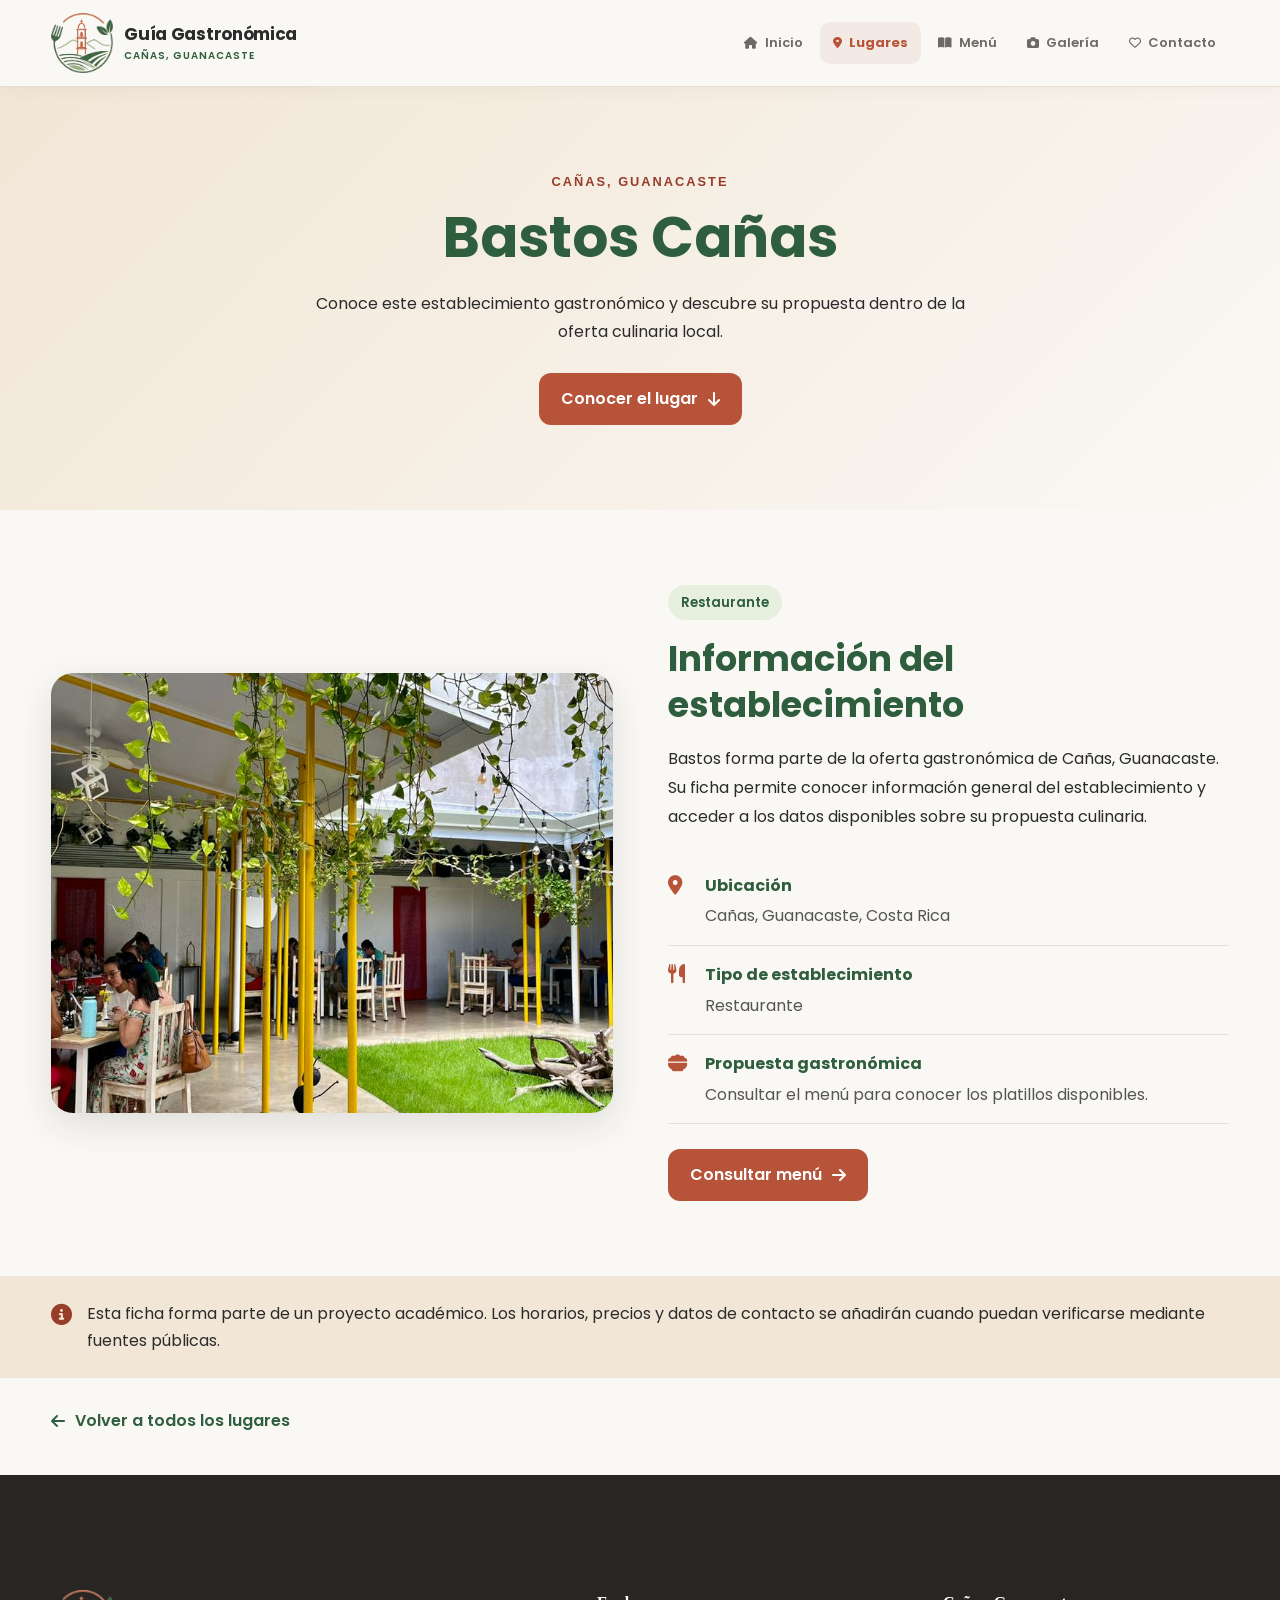
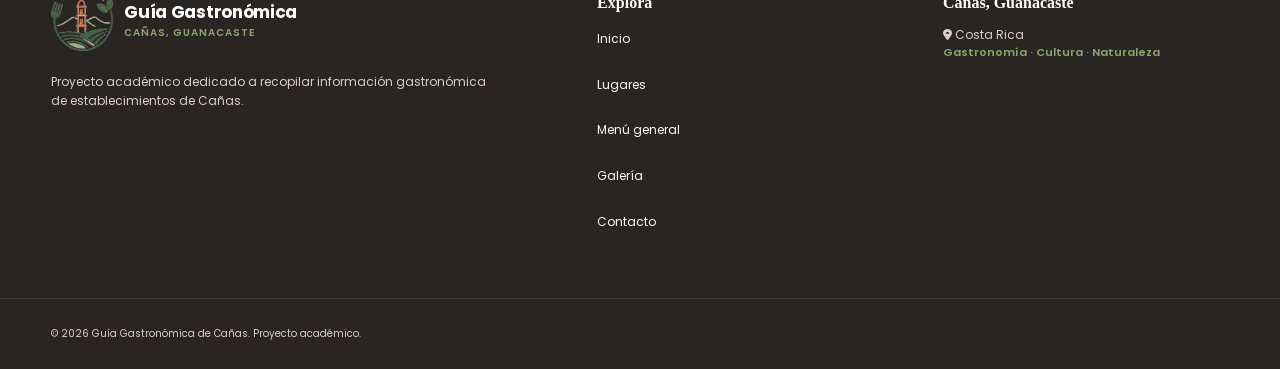
<file: Bastos.html>
<!DOCTYPE html>
<html lang="es">
<head>
    <meta charset="UTF-8">
    <meta name="viewport" content="width=device-width, initial-scale=1.0">

    <meta name="description"
          content="Información de Bastos Cañas en la Guía Gastronómica de Cañas.">

    <title>Bastos Cañas | Guía Gastronómica</title>

    <link rel="icon" type="image/png" href="favicon.png">
    <link rel="stylesheet" href="styles.css">

    <link rel="preconnect" href="https://fonts.googleapis.com">
    <link rel="preconnect" href="https://fonts.gstatic.com" crossorigin>
    <link href="https://fonts.googleapis.com/css2?family=Poppins:wght@400;500;600;700&display=swap"
          rel="stylesheet">

    <link rel="stylesheet"
          href="https://cdnjs.cloudflare.com/ajax/libs/font-awesome/6.5.2/css/all.min.css">
</head>

<body>

<header class="header">
    <div class="contenedor header-contenido">

        <a href="index.html" class="logo">
            <img src="logo.png"
                 alt="Logo de Guía Gastronómica de Cañas"
                 class="logo-imagen">

            <span class="logo-texto">
                <strong>Guía Gastronómica</strong>
                <small>Cañas, Guanacaste</small>
            </span>
        </a>

        <button class="menu-toggle"
                id="menu-toggle"
                aria-label="Abrir menú de navegación"
                aria-expanded="false">
            <i class="fa-solid fa-bars"></i>
        </button>

        <nav class="nav" id="nav">
            <ul class="nav-lista">
                <li><a href="index.html" class="nav-link">
                    <i class="fa-solid fa-house"></i> Inicio
                </a></li>

                <li><a href="lugares.html" class="nav-link activo">
                    <i class="fa-solid fa-location-dot"></i> Lugares
                </a></li>

                <li><a href="menu.html" class="nav-link">
                    <i class="fa-solid fa-book-open"></i> Menú
                </a></li>

                <li><a href="galeria.html" class="nav-link">
                    <i class="fa-solid fa-camera"></i> Galería
                </a></li>

                <li><a href="contacto.html" class="nav-link">
                    <i class="fa-regular fa-heart"></i> Contacto
                </a></li>
            </ul>
        </nav>

    </div>
</header>

<main>

    <section class="bastos-hero">
        <div class="contenedor">
            <p class="etiqueta">CAÑAS, GUANACASTE</p>

            <h1>Bastos Cañas</h1>

            <p>
                Conoce este establecimiento gastronómico y descubre
                su propuesta dentro de la oferta culinaria local.
            </p>

            <a href="#informacion" class="btn-bastos">
                Conocer el lugar
                <i class="fa-solid fa-arrow-down"></i>
            </a>
        </div>
    </section>

    <section class="bastos-seccion" id="informacion">
        <div class="contenedor bastos-contenido">

            <div class="bastos-fotografia">
                <img src="Bastos.avif"
                     alt="Fotografía de Bastos Cañas">
            </div>

            <div class="bastos-detalles">
                <span class="bastos-categoria">Restaurante</span>

                <h2>Información del establecimiento</h2>

                <p>
                    Bastos forma parte de la oferta gastronómica
                    de Cañas, Guanacaste. Su ficha permite conocer
                    información general del establecimiento y acceder
                    a los datos disponibles sobre su propuesta culinaria.
                </p>

                <div class="bastos-dato">
                    <i class="fa-solid fa-location-dot"></i>
                    <div>
                        <strong>Ubicación</strong>
                        <p>Cañas, Guanacaste, Costa Rica</p>
                    </div>
                </div>

                <div class="bastos-dato">
                    <i class="fa-solid fa-utensils"></i>
                    <div>
                        <strong>Tipo de establecimiento</strong>
                        <p>Restaurante</p>
                    </div>
                </div>

                <div class="bastos-dato">
                    <i class="fa-solid fa-bowl-food"></i>
                    <div>
                        <strong>Propuesta gastronómica</strong>
                        <p>Consultar el menú para conocer los platillos disponibles.</p>
                    </div>
                </div>

                <a href="menu-bastos.html" class="btn-bastos">
                    Consultar menú
                    <i class="fa-solid fa-arrow-right"></i>
                </a>
            </div>

        </div>
    </section>

    <section class="bastos-nota">
        <div class="contenedor">
            <i class="fa-solid fa-circle-info"></i>
            <p>
                Esta ficha forma parte de un proyecto académico.
                Los horarios, precios y datos de contacto se añadirán
                cuando puedan verificarse mediante fuentes públicas.
            </p>
        </div>
    </section>

    <div class="bastos-regreso contenedor">
        <a href="lugares.html">
            <i class="fa-solid fa-arrow-left"></i>
            Volver a todos los lugares
        </a>
    </div>

</main>

<footer class="footer">
    <div class="contenedor footer-grid">

        <div class="footer-columna">
            <a href="index.html" class="logo logo-footer">
                <img src="logo.png"
                     alt="Logo de Guía Gastronómica de Cañas"
                     class="logo-imagen">

                <span class="logo-texto">
                    <strong>Guía Gastronómica</strong>
                    <small>Cañas, Guanacaste</small>
                </span>
            </a>

            <p>
                Proyecto académico dedicado a recopilar información
                gastronómica de establecimientos de Cañas.
            </p>
        </div>

        <div class="footer-columna">
            <h3>Explora</h3>
            <ul class="footer-enlaces">
                <li><a href="index.html">Inicio</a></li>
                <li><a href="lugares.html">Lugares</a></li>
                <li><a href="menu.html">Menú general</a></li>
                <li><a href="galeria.html">Galería</a></li>
                <li><a href="contacto.html">Contacto</a></li>
            </ul>
        </div>

        <div class="footer-columna">
            <h3>Cañas, Guanacaste</h3>
            <p>
                <i class="fa-solid fa-location-dot"></i>
                Costa Rica
            </p>
            <p class="footer-frase">Gastronomía · Cultura · Naturaleza</p>
        </div>

    </div>

    <div class="footer-bottom">
        <div class="contenedor footer-bottom-contenido">
            <p>© 2026 Guía Gastronómica de Cañas. Proyecto académico.</p>
        </div>
    </div>
</footer>

<script src="script.js"></script>


</body>
</html>
</file>
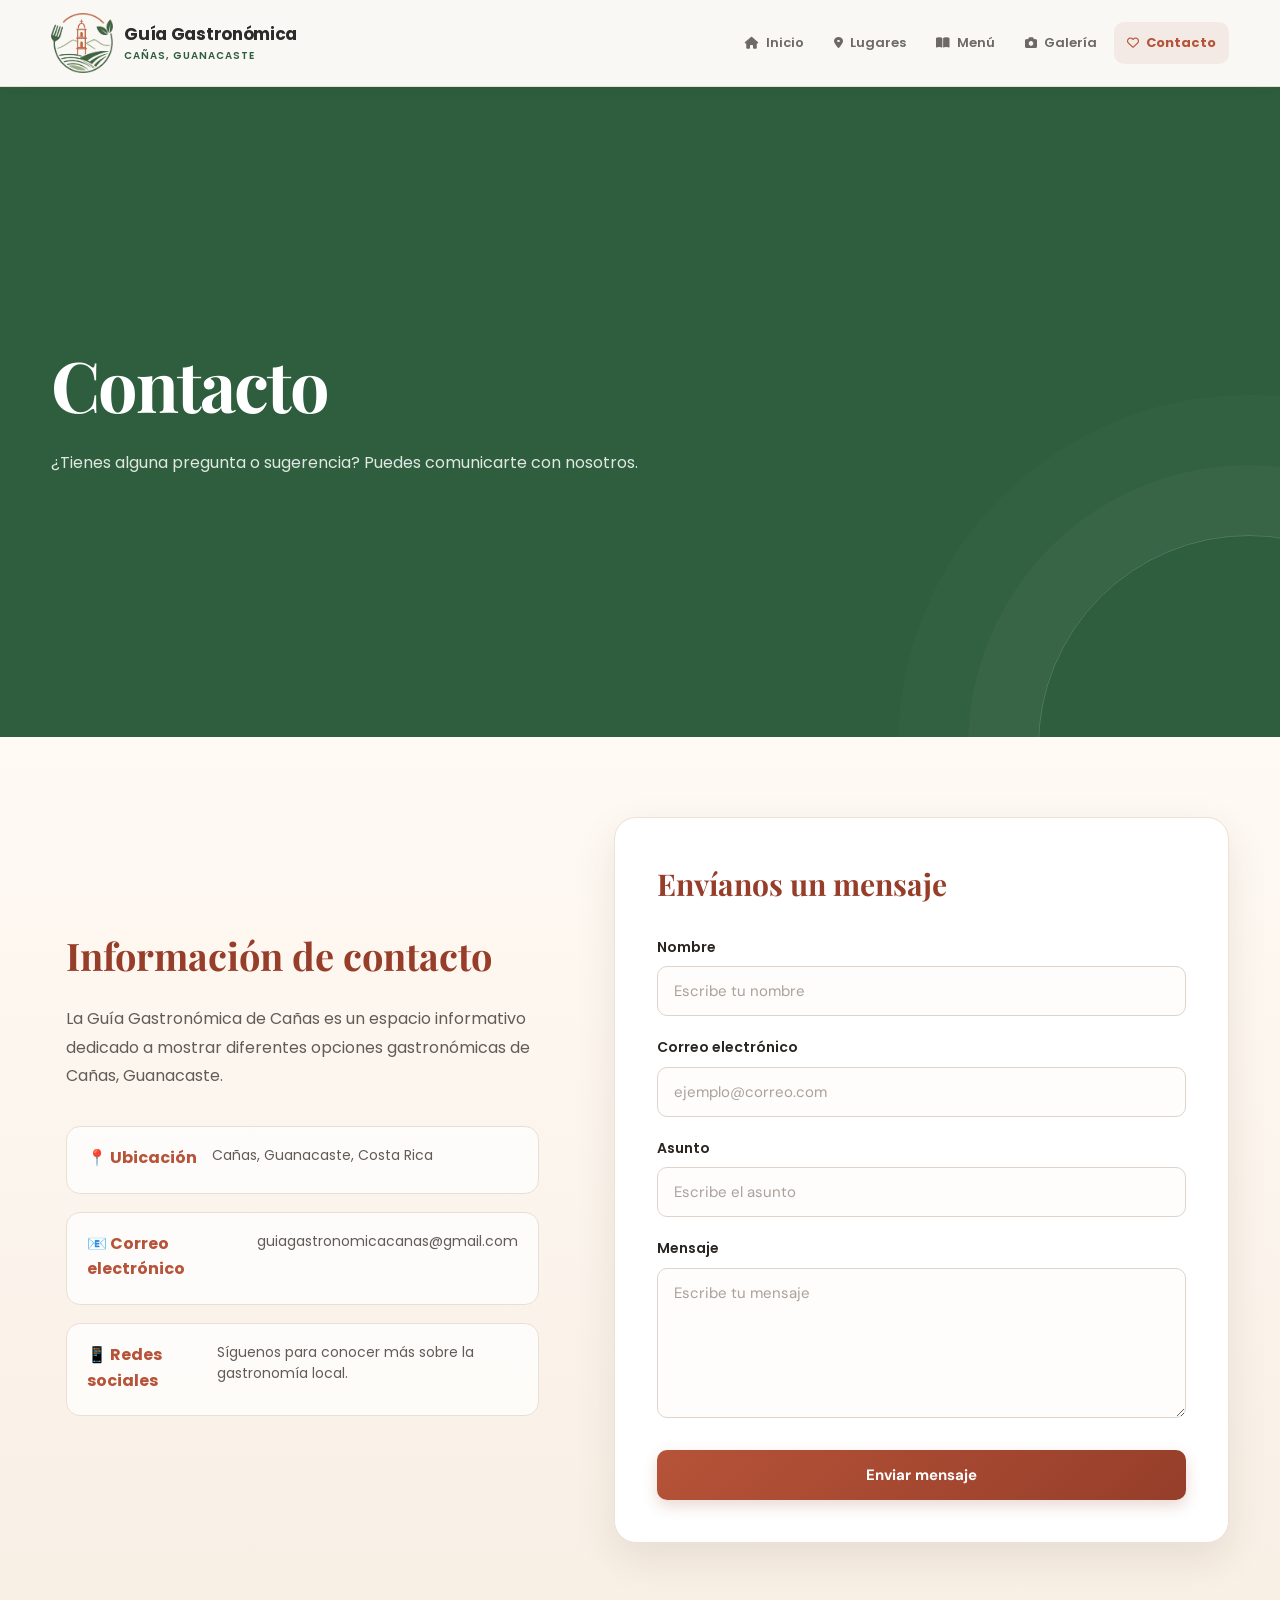
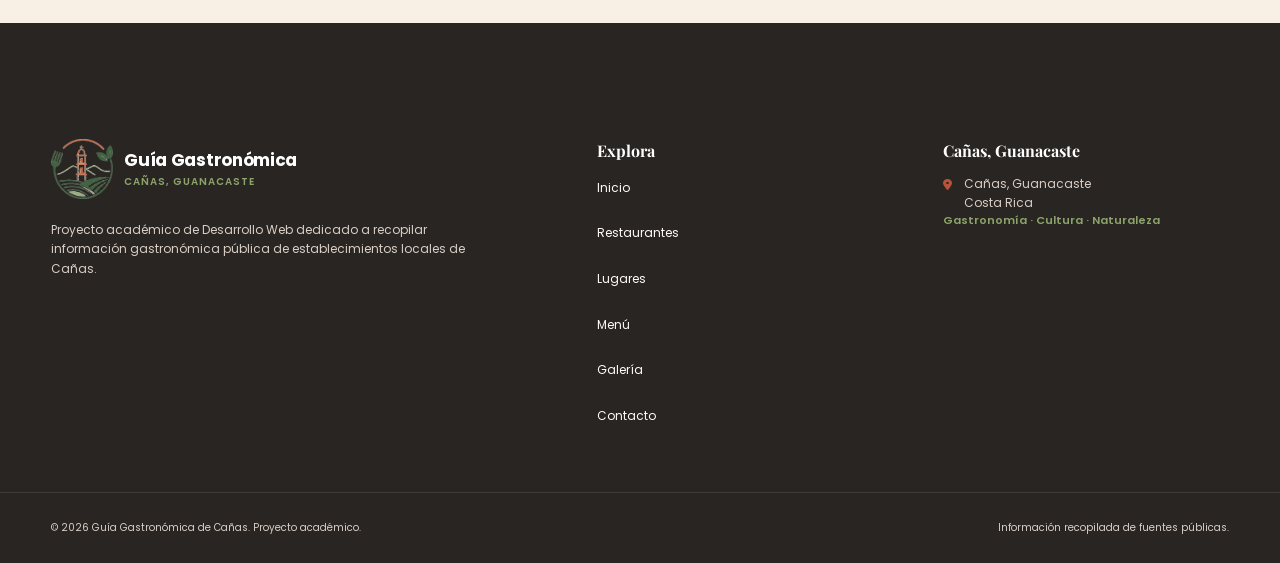
<file: contacto.html>
<!DOCTYPE html>
<html lang="es">

<head>

    <meta charset="UTF-8">

    <meta 
        name="viewport" 
        content="width=device-width, initial-scale=1.0"
    >

    <meta 
        name="description" 
        content="Galería gastronómica de Cañas, Guanacaste. Fotografías de restaurantes, comidas y lugares locales."
    >

    <meta 
        name="author" 
        content="Guía Gastronómica de Cañas"
    >

    <title>Galería | Guía Gastronómica de Cañas</title>

    <link rel="preconnect" href="https://fonts.googleapis.com">

    <link 
        rel="preconnect" 
        href="https://fonts.gstatic.com" 
        crossorigin
    >

    <link 
        href="https://fonts.googleapis.com/css2?family=DM+Sans:wght@400;500;600;700&family=Playfair+Display:wght@600;700&display=swap" 
        rel="stylesheet"
    >

    <link rel="stylesheet" href="styles.css">

</head>

<body>

    <!-- ==============================
         ENCABEZADO
    =============================== -->
<!DOCTYPE html>
<html lang="es">

<head>

    <meta charset="UTF-8">

    <meta
        name="viewport"
        content="width=device-width, initial-scale=1.0"
    >

    <meta
        name="description"
        content="Menú de restaurantes y lugares gastronómicos de Cañas, Guanacaste."
    >

    <meta
        name="author"
        content="Guía Gastronómica de Cañas"
    >

    <meta name="theme-color" content="#B65339">

    <title>
        Menú | Guía Gastronómica de Cañas
    </title>


    <!-- =====================================================
         FAVICON
         ===================================================== -->

    <link
        rel="icon"
        type="image/png"
        href="favicon.png"
    >


    <!-- =====================================================
         HOJA DE ESTILOS
         ===================================================== -->

    <link
        rel="stylesheet"
        href="styles.css"
    >


    <!-- =====================================================
         GOOGLE FONTS
         ===================================================== -->

    <link rel="preconnect" href="https://fonts.googleapis.com">

    <link
        rel="preconnect"
        href="https://fonts.gstatic.com"
        crossorigin
    >

    <link
        href="https://fonts.googleapis.com/css2?family=Poppins:wght@400;500;600;700&display=swap"
        rel="stylesheet"
    >


    <!-- =====================================================
         FONT AWESOME
         ===================================================== -->

    <link
        rel="stylesheet"
        href="https://cdnjs.cloudflare.com/ajax/libs/font-awesome/6.5.2/css/all.min.css"
    >

</head>


<body>


    <!-- =====================================================
         HEADER
         ===================================================== -->

    <header class="header">

        <div class="contenedor header-contenido">


            <!-- LOGO -->

            <a
                href="index.html"
                class="logo"
                aria-label="Guía Gastronómica de Cañas - Inicio"
            >

                <img
                    src="logo.png"
                    alt="Logo de Guía Gastronómica de Cañas"
                    class="logo-imagen"
                >

                <span class="logo-texto">

                    <strong>
                        Guía Gastronómica
                    </strong>

                    <small>
                        Cañas, Guanacaste
                    </small>

                </span>

            </a>


            <!-- MENÚ MÓVIL -->

            <button
                class="menu-toggle"
                id="menu-toggle"
                aria-label="Abrir menú de navegación"
                aria-expanded="false"
            >

                <i class="fa-solid fa-bars"></i>

            </button>


            <!-- NAVEGACIÓN -->

            <nav
                class="nav"
                id="nav"
                aria-label="Navegación principal"
            >

                <ul class="nav-lista">

                    <li>

                        <a
                            href="index.html"
                            class="nav-link"
                        >

                            <i class="fa-solid fa-house"></i>

                            Inicio

                        </a>

                    </li>


                    <li>

                        <a
                            href="lugares.html"
                            class="nav-link"
                        >

                            <i class="fa-solid fa-location-dot"></i>

                            Lugares

                        </a>

                    </li>


                    <li>

                        <a
                            href="menu.html"
                            class="nav-link"
                        >

                            <i class="fa-solid fa-book-open"></i>

                            Menú

                        </a>

                    </li>


                    <li>

                        <a
                            href="galeria.html"
                            class="nav-link"
                        >

                            <i class="fa-solid fa-camera"></i>

                            Galería

                        </a>

                    </li>


                    <li>

                        <a
                            href="contacto.html"
                            class="nav-link activo"
                        >

                            <i class="fa-regular fa-heart"></i>

                            Contacto

                        </a>

                    </li>

                </ul>

            </nav>

        </div>

    </header>


    <!-- ============================= -->
    <!-- CONTENIDO PRINCIPAL -->
    <!-- ============================= -->

    <main>

        <!-- HERO -->

        <section class="hero">

            <div class="contenedor">

                <h1>Contacto</h1>

                <p>
                    ¿Tienes alguna pregunta o sugerencia?
                    Puedes comunicarte con nosotros.
                </p>

            </div>

        </section>


        <!-- INFORMACIÓN DE CONTACTO -->

        <section class="contacto">

            <div class="contenedor">

                <div class="contacto-grid">

                    <!-- INFORMACIÓN -->

                    <div class="contacto-info">

                        <h2>Información de contacto</h2>

                        <p>
                            La Guía Gastronómica de Cañas es un espacio
                            informativo dedicado a mostrar diferentes
                            opciones gastronómicas de Cañas, Guanacaste.
                        </p>

                        <div class="contacto-dato">

                            <h3>📍 Ubicación</h3>

                            <p>
                                Cañas, Guanacaste, Costa Rica
                            </p>

                        </div>

                        <div class="contacto-dato">

                            <h3>📧 Correo electrónico</h3>

                            <p>
                                guiagastronomicacanas@gmail.com
                            </p>

                        </div>

                        <div class="contacto-dato">

                            <h3>📱 Redes sociales</h3>

                            <p>
                                Síguenos para conocer más sobre
                                la gastronomía local.
                            </p>

                        </div>

                    </div>


                    <!-- FORMULARIO -->

                    <div class="contacto-formulario">

                        <h2>Envíanos un mensaje</h2>

                        <form id="formulario-contacto">

                            <div class="form-grupo">

                                <label for="nombre">
                                    Nombre
                                </label>

                                <input
                                    type="text"
                                    id="nombre"
                                    name="nombre"
                                    placeholder="Escribe tu nombre"
                                    required
                                >

                            </div>


                            <div class="form-grupo">

                                <label for="correo">
                                    Correo electrónico
                                </label>

                                <input
                                    type="email"
                                    id="correo"
                                    name="correo"
                                    placeholder="ejemplo@correo.com"
                                    required
                                >

                            </div>


                            <div class="form-grupo">

                                <label for="asunto">
                                    Asunto
                                </label>

                                <input
                                    type="text"
                                    id="asunto"
                                    name="asunto"
                                    placeholder="Escribe el asunto"
                                    required
                                >

                            </div>


                            <div class="form-grupo">

                                <label for="mensaje">
                                    Mensaje
                                </label>

                                <textarea
                                    id="mensaje"
                                    name="mensaje"
                                    rows="6"
                                    placeholder="Escribe tu mensaje"
                                    required
                                ></textarea>

                            </div>


                            <button
                                type="submit"
                                class="boton"
                            >
                                Enviar mensaje
                            </button>

                        </form>

                    </div>

                </div>

            </div>

        </section>

    </main>


    <!-- =====================================================
         FOOTER
         ===================================================== -->

    <footer class="footer">


        <div class="contenedor footer-grid">


            <!-- IDENTIDAD -->

            <div class="footer-columna">


                <a 
                    href="index.html" 
                    class="logo logo-footer"
                >

                    <img 
                        src="logo.png"
                        alt="Guía Gastronómica de Cañas"
                        class="logo-imagen"
                    >


                    <span class="logo-texto">

                        <strong>
                            Guía Gastronómica
                        </strong>

                        <small>
                            Cañas, Guanacaste
                        </small>

                    </span>

                </a>


                <p>

                    Proyecto académico de Desarrollo Web dedicado
                    a recopilar información gastronómica pública
                    de establecimientos locales de Cañas.

                </p>

            </div>



            <!-- ENLACES -->

            <div class="footer-columna">


                <h3>

                    Explora

                </h3>


                <ul class="footer-enlaces">


                    <li>
                        <a href="index.html">
                            Inicio
                        </a>
                    </li>


                    <li>
                        <a href="lugares.html">
                            Restaurantes
                        </a>
                    </li>


                    <li>
                        <a href="lugares.html">
                            Lugares
                        </a>
                    </li>


                    <li>
                        <a href="menu.html">
                            Menú
                        </a>
                    </li>


                    <li>
                        <a href="galeria.html">
                            Galería
                        </a>
                    </li>


                    <li>
                        <a href="contacto.html">
                            Contacto
                        </a>
                    </li>

                </ul>

            </div>



            <!-- UBICACIÓN -->

            <div class="footer-columna">


                <h3>

                    Cañas, Guanacaste

                </h3>


                <p class="footer-ubicacion">


                    <i class="fa-solid fa-location-dot"></i>


                    <span>

                        Cañas, Guanacaste<br>
                        Costa Rica

                    </span>

                </p>


                <p class="footer-frase">

                    Gastronomía · Cultura · Naturaleza

                </p>

            </div>

        </div>



        <!-- BARRA INFERIOR -->

        <div class="footer-bottom">


            <div class="contenedor footer-bottom-contenido">


                <p>

                    © 2026 Guía Gastronómica de Cañas.
                    Proyecto académico.

                </p>


                <p>

                    Información recopilada de fuentes públicas.

                </p>

            </div>

        </div>

    </footer>



    <!-- =====================================================
         JAVASCRIPT
         ===================================================== -->

    <script src="script.js"></script>
</body>
</html>
</file>
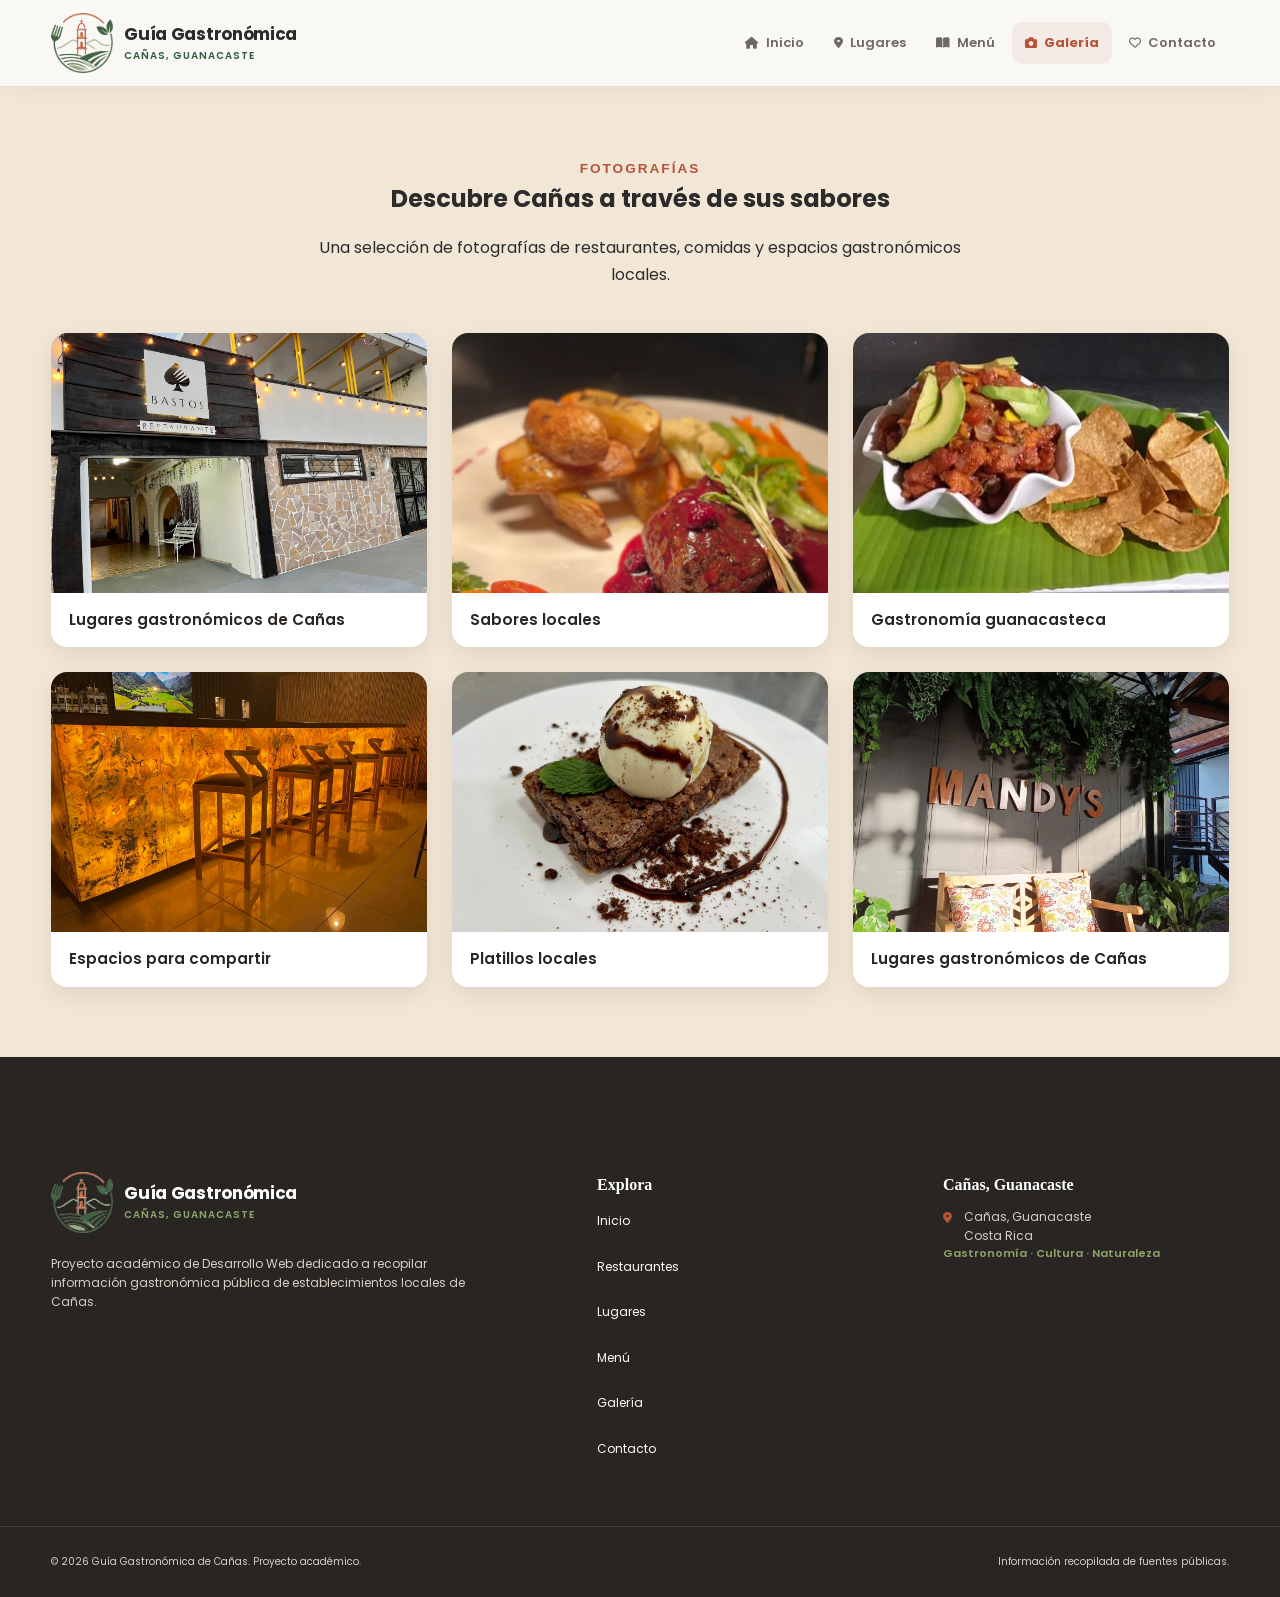
<file: galeria.html>
<!DOCTYPE html>
<html lang="es">

<head>

    <meta charset="UTF-8">

    <meta
        name="viewport"
        content="width=device-width, initial-scale=1.0"
    >

    <meta
        name="description"
        content="Menú de restaurantes y lugares gastronómicos de Cañas, Guanacaste."
    >

    <meta
        name="author"
        content="Guía Gastronómica de Cañas"
    >

    <meta name="theme-color" content="#B65339">

    <title>
        Menú | Guía Gastronómica de Cañas
    </title>


    <!-- =====================================================
         FAVICON
         ===================================================== -->

    <link
        rel="icon"
        type="image/png"
        href="favicon.png"
    >


    <!-- =====================================================
         HOJA DE ESTILOS
         ===================================================== -->

    <link
        rel="stylesheet"
        href="styles.css"
    >


    <!-- =====================================================
         GOOGLE FONTS
         ===================================================== -->

    <link rel="preconnect" href="https://fonts.googleapis.com">

    <link
        rel="preconnect"
        href="https://fonts.gstatic.com"
        crossorigin
    >

    <link
        href="https://fonts.googleapis.com/css2?family=Poppins:wght@400;500;600;700&display=swap"
        rel="stylesheet"
    >


    <!-- =====================================================
         FONT AWESOME
         ===================================================== -->

    <link
        rel="stylesheet"
        href="https://cdnjs.cloudflare.com/ajax/libs/font-awesome/6.5.2/css/all.min.css"
    >

</head>


<body>


    <!-- =====================================================
         HEADER
         ===================================================== -->

    <header class="header">

        <div class="contenedor header-contenido">


            <!-- LOGO -->

            <a
                    href="index.html"
                class="logo"
                aria-label="Guía Gastronómica de Cañas - Inicio"
            >

                <img
                    src="logo.png"
                    alt="Logo de Guía Gastronómica de Cañas"
                    class="logo-imagen"
                >

                <span class="logo-texto">

                    <strong>
                        Guía Gastronómica
                    </strong>

                    <small>
                        Cañas, Guanacaste
                    </small>

                </span>

            </a>


            <!-- MENÚ MÓVIL -->

            <button
                class="menu-toggle"
                id="menu-toggle"
                aria-label="Abrir menú de navegación"
                aria-expanded="false"
            >

                <i class="fa-solid fa-bars"></i>

            </button>


            <!-- NAVEGACIÓN -->

            <nav
                class="nav"
                id="nav"
                aria-label="Navegación principal"
            >

                <ul class="nav-lista">

                    <li>

                        <a
                            href="index.html"
                            class="nav-link"
                        >

                            <i class="fa-solid fa-house"></i>

                            Inicio

                        </a>

                    </li>

                    <li>

                        <a
                            href="lugares.html"
                            class="nav-link"
                        >

                            <i class="fa-solid fa-location-dot"></i>

                            Lugares

                        </a>

                    </li>


                    <li>

                        <a
                            href="menu.html"
                            class="nav-link"
                        >

                            <i class="fa-solid fa-book-open"></i>

                            Menú

                        </a>

                    </li>


                    <li>

                        <a
                            href="galeria.html"
                            class="nav-link activo"
                        >

                            <i class="fa-solid fa-camera"></i>

                            Galería

                        </a>

                    </li>


                    <li>

                        <a
                            href="contacto.html"
                            class="nav-link"
                        >

                            <i class="fa-regular fa-heart"></i>

                            Contacto

                        </a>

                    </li>

                </ul>

            </nav>

        </div>

    </header>


        <!-- ==============================
             GALERÍA
        =============================== -->

        <section class="galeria">

            <div class="contenedor">

                <div class="seccion-titulo">

                    <p class="etiqueta">
                        FOTOGRAFÍAS
                    </p>

                    <h2>
                        Descubre Cañas a través de sus sabores
                    </h2>

                    <p>
                        Una selección de fotografías de restaurantes,
                        comidas y espacios gastronómicos locales.
                    </p>

                </div>


                <div class="galeria-grid">

                    <!-- FOTO 1 -->

                    <figure class="galeria-item">

                        <img 
                            src="Galeria1.webp" 
                            alt="Restaurante local de Cañas, Guanacaste"
                            loading="lazy"
                        >

                        <figcaption>
                            Lugares gastronómicos de Cañas
                        </figcaption>

                    </figure>


                    <!-- FOTO 2 -->

                    <figure class="galeria-item">

                        <img 
                            src="Galeria2.webp" 
                            alt="Platillo servido en un restaurante de Cañas"
                            loading="lazy"
                        >

                        <figcaption>
                            Sabores locales
                        </figcaption>

                    </figure>


                    <!-- FOTO 3 -->

                    <figure class="galeria-item">

                        <img 
                            src="Galeria3.webp" 
                            alt="Comida típica de Guanacaste"
                            loading="lazy"
                        >

                        <figcaption>
                            Gastronomía guanacasteca
                        </figcaption>

                    </figure>


                    <!-- FOTO 4 -->

                    <figure class="galeria-item">

                        <img 
                            src="Galeria4webp" 
                            alt="Espacio interior de un restaurante de Cañas"
                            loading="lazy"
                        >

                        <figcaption>
                            Espacios para compartir
                        </figcaption>

                    </figure>


                    <!-- FOTO 5 -->

                    <figure class="galeria-item">

                        <img 
                            src="Galeria5.webp" 
                            alt="Platillo de comida preparado en Cañas"
                            loading="lazy"
                        >

                        <figcaption>
                            Platillos locales
                        </figcaption>

                    </figure>


                    <!-- FOTO 6 -->

                    <figure class="galeria-item">

                        <img 
                            src="Galeria6.webp" 
                            alt="Restaurante y gastronomía local de Cañas"
                            loading="lazy"
                        >

                        <figcaption>
                            Lugares gastronómicos de Cañas
                        </figcaption>

                    </figure>

                </div>

            </div>

        </section>

    </main>


    <!-- =====================================================
         FOOTER
         ===================================================== -->

    <footer class="footer">


        <div class="contenedor footer-grid">


            <!-- IDENTIDAD -->

            <div class="footer-columna">


                <a 
                    href="index.html" 
                    class="logo logo-footer"
                >

                    <img 
                        src="logo.png"
                        alt="Guía Gastronómica de Cañas"
                        class="logo-imagen"
                    >


                    <span class="logo-texto">

                        <strong>
                            Guía Gastronómica
                        </strong>

                        <small>
                            Cañas, Guanacaste
                        </small>

                    </span>

                </a>


                <p>

                    Proyecto académico de Desarrollo Web dedicado
                    a recopilar información gastronómica pública
                    de establecimientos locales de Cañas.

                </p>

            </div>



            <!-- ENLACES -->

            <div class="footer-columna">


                <h3>

                    Explora

                </h3>


                <ul class="footer-enlaces">


                    <li>
                        <a href="index.html">
                            Inicio
                        </a>
                    </li>


                    <li>
                        <a href="lugares.html">
                            Restaurantes
                        </a>
                    </li>


                    <li>
                        <a href="lugares.html">
                            Lugares
                        </a>
                    </li>


                    <li>
                        <a href="menu.html">
                            Menú
                        </a>
                    </li>


                    <li>
                        <a href="galeria.html">
                            Galería
                        </a>
                    </li>


                    <li>
                        <a href="contacto.html">
                            Contacto
                        </a>
                    </li>

                </ul>

            </div>



            <!-- UBICACIÓN -->

            <div class="footer-columna">


                <h3>

                    Cañas, Guanacaste

                </h3>


                <p class="footer-ubicacion">


                    <i class="fa-solid fa-location-dot"></i>


                    <span>

                        Cañas, Guanacaste<br>
                        Costa Rica

                    </span>

                </p>


                <p class="footer-frase">

                    Gastronomía · Cultura · Naturaleza

                </p>

            </div>

        </div>



        <!-- BARRA INFERIOR -->

        <div class="footer-bottom">


            <div class="contenedor footer-bottom-contenido">


                <p>

                    © 2026 Guía Gastronómica de Cañas.
                    Proyecto académico.

                </p>


                <p>

                    Información recopilada de fuentes públicas.

                </p>

            </div>

        </div>

    </footer>



    <!-- =====================================================
         JAVASCRIPT
         ===================================================== -->

    <script src="script.js"></script>
</body>
</html>
</file>
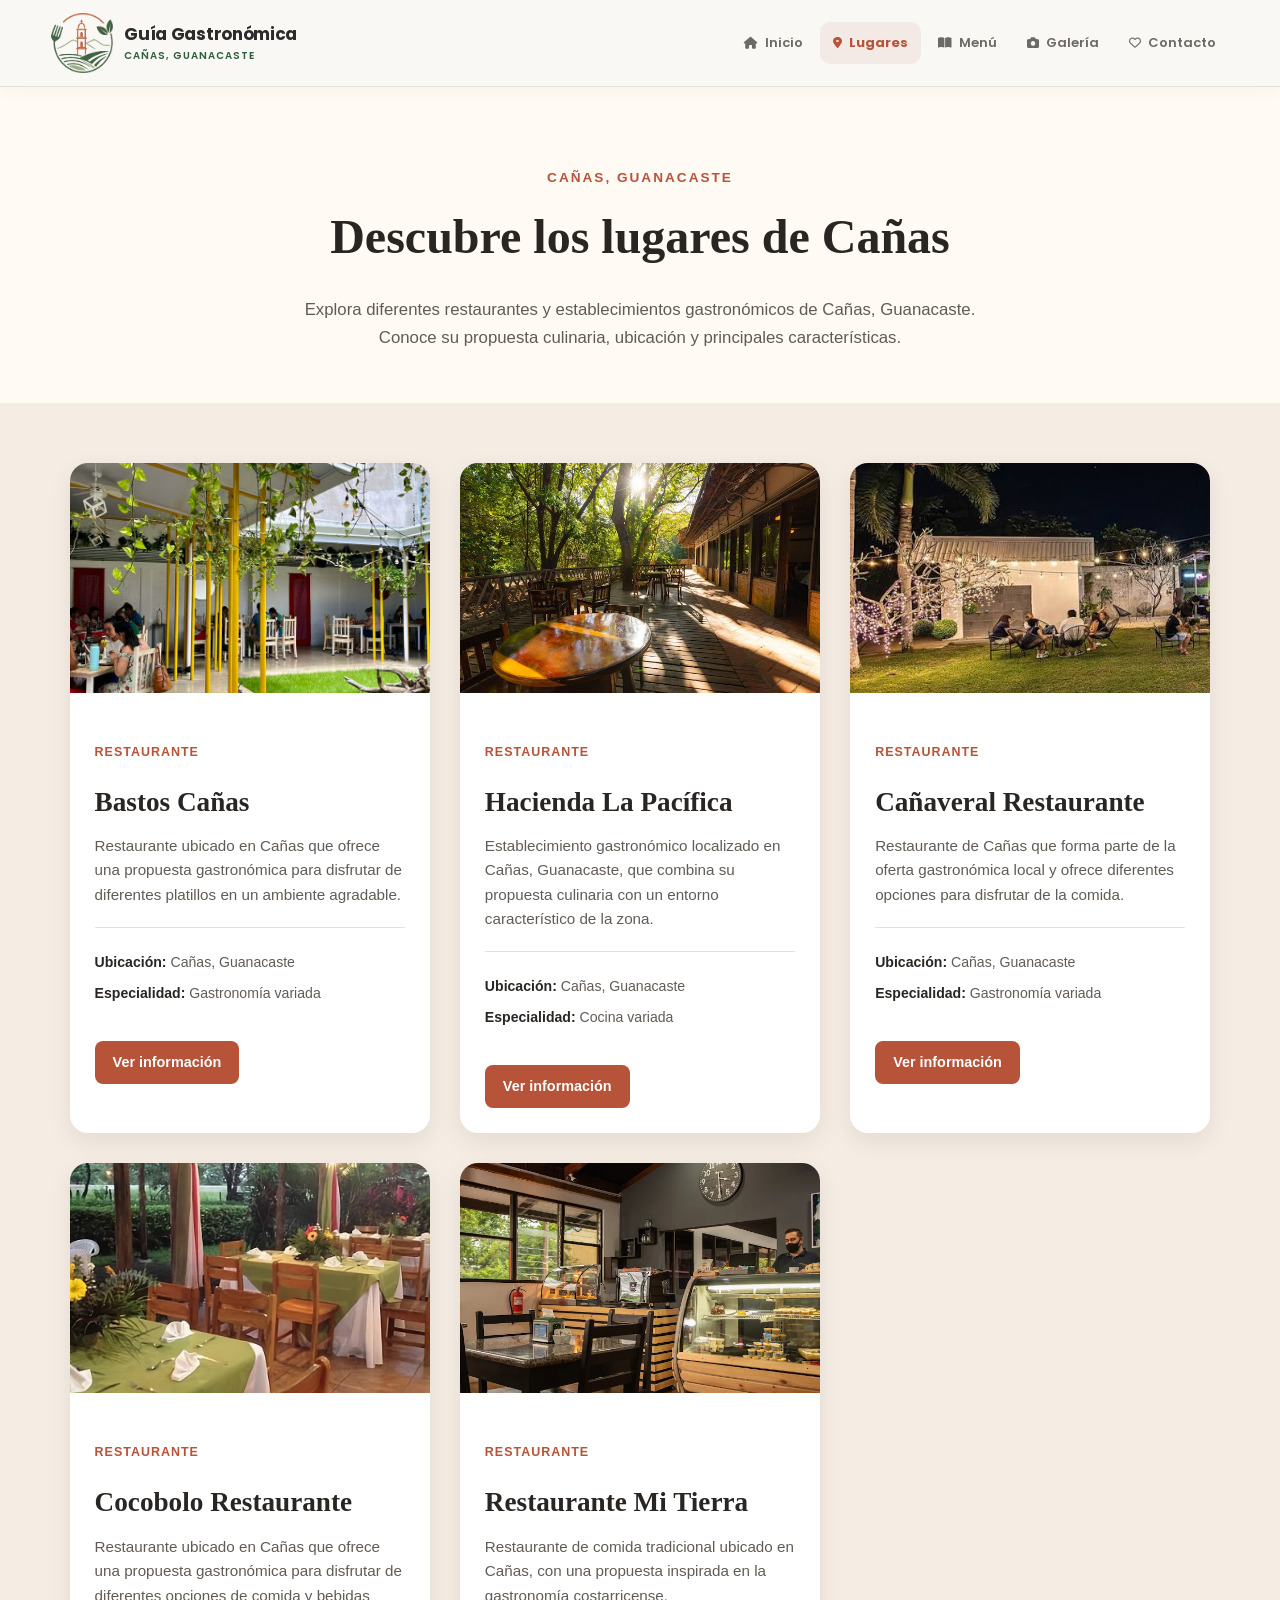
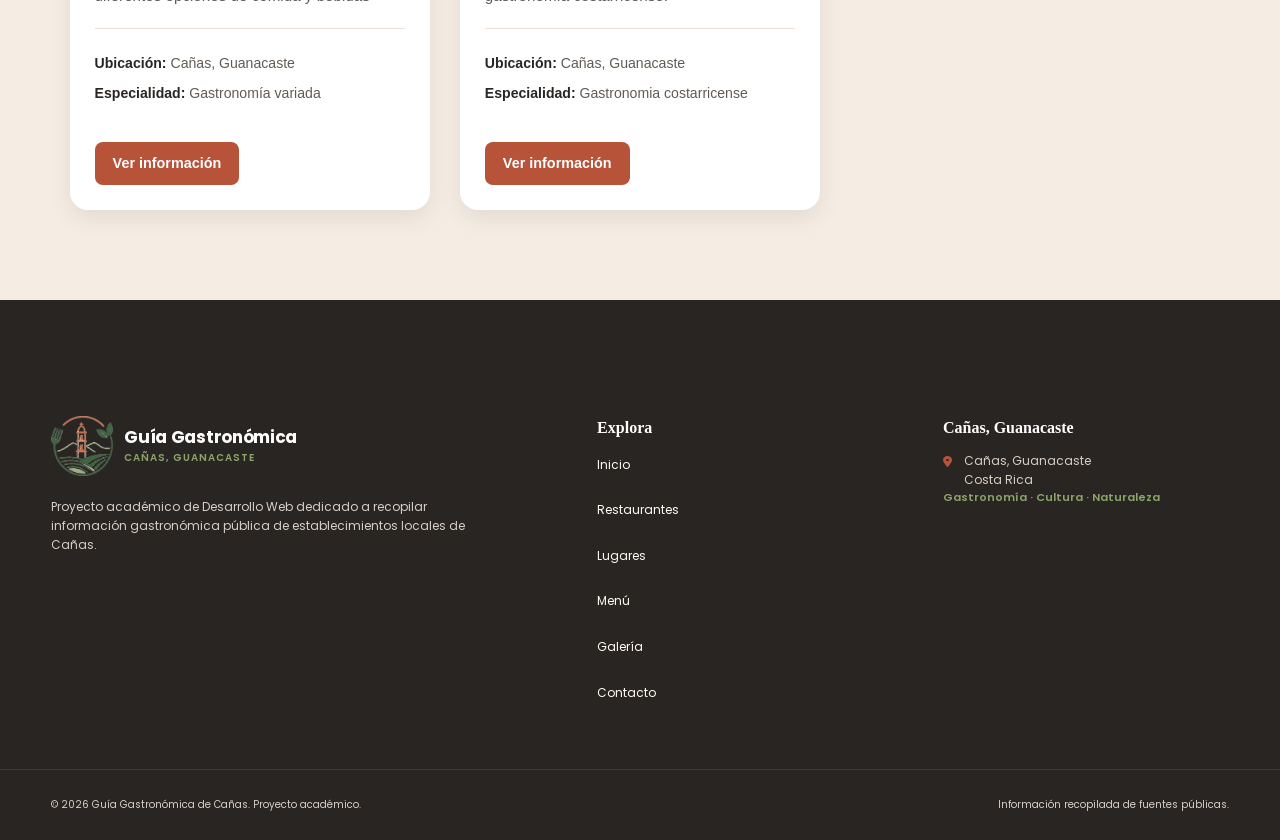
<file: lugares.html>
<!DOCTYPE html>
<html lang="es">

<head>

    <meta charset="UTF-8">

    <meta
        name="viewport"
        content="width=device-width, initial-scale=1.0"
    >

    <meta
        name="description"
        content="Menú de restaurantes y lugares gastronómicos de Cañas, Guanacaste."
    >

    <meta
        name="author"
        content="Guía Gastronómica de Cañas"
    >

    <meta name="theme-color" content="#B65339">

    <title>
        Menú | Guía Gastronómica de Cañas
    </title>


    <!-- =====================================================
         FAVICON
         ===================================================== -->

    <link
        rel="icon"
        type="image/png"
        href="favicon.png"
    >


    <!-- =====================================================
         HOJA DE ESTILOS
         ===================================================== -->

    <link
        rel="stylesheet"
        href="styles.css"
    >


    <!-- =====================================================
         GOOGLE FONTS
         ===================================================== -->

    <link rel="preconnect" href="https://fonts.googleapis.com">

    <link
        rel="preconnect"
        href="https://fonts.gstatic.com"
        crossorigin
    >

    <link
        href="https://fonts.googleapis.com/css2?family=Poppins:wght@400;500;600;700&display=swap"
        rel="stylesheet"
    >


    <!-- =====================================================
         FONT AWESOME
         ===================================================== -->

    <link
        rel="stylesheet"
        href="https://cdnjs.cloudflare.com/ajax/libs/font-awesome/6.5.2/css/all.min.css"
    >

</head>


<body>


    <!-- =====================================================
         HEADER
         ===================================================== -->

    <header class="header">

        <div class="contenedor header-contenido">


            <!-- LOGO -->

            <a
                href="index.html"
                class="logo"
                aria-label="Guía Gastronómica de Cañas - Inicio"
            >

                <img
                    src="logo.png"
                    alt="Logo de Guía Gastronómica de Cañas"
                    class="logo-imagen"
                >

                <span class="logo-texto">

                    <strong>
                        Guía Gastronómica
                    </strong>

                    <small>
                        Cañas, Guanacaste
                    </small>

                </span>

            </a>


            <!-- MENÚ MÓVIL -->

            <button
                class="menu-toggle"
                id="menu-toggle"
                aria-label="Abrir menú de navegación"
                aria-expanded="false"
            >

                <i class="fa-solid fa-bars"></i>

            </button>


            <!-- NAVEGACIÓN -->

            <nav
                class="nav"
                id="nav"
                aria-label="Navegación principal"
            >

                <ul class="nav-lista">

                    <li>

                        <a
                            href="index.html"
                            class="nav-link"
                        >

                            <i class="fa-solid fa-house"></i>

                            Inicio

                        </a>

                    </li>

                    <li>

                        <a
                            href="lugares.html"
                            class="nav-link activo"
                        >

                            <i class="fa-solid fa-location-dot"></i>

                            Lugares

                        </a>

                    </li>


                    <li>

                        <a
                            href="menu.html"
                            class="nav-link"
                        >

                            <i class="fa-solid fa-book-open"></i>

                            Menú

                        </a>

                    </li>


                    <li>

                        <a
                            href="galeria.html"
                            class="nav-link"
                        >

                            <i class="fa-solid fa-camera"></i>

                            Galería

                        </a>

                    </li>


                    <li>

                        <a
                            href="contacto.html"
                            class="nav-link"
                        >

                            <i class="fa-regular fa-heart"></i>

                            Contacto

                        </a>

                    </li>

                </ul>

            </nav>

        </div>

    </header>




    <!-- PRESENTACIÓN -->
    <main>

        <section class="lugares-intro">
            <div class="contenedor">
                <p class="etiqueta">CAÑAS, GUANACASTE</p>

                <h1>Descubre los lugares de Cañas</h1>

                <p>
                    Explora diferentes restaurantes y establecimientos
                    gastronómicos de Cañas, Guanacaste. Conoce su propuesta
                    culinaria, ubicación y principales características.
                </p>
            </div>
        </section>


        <!-- LUGARES -->
        <section class="lugares-seccion">
            <div class="contenedor">

                <div class="lugares-grid">

                    <!-- BASTOS CAÑAS -->
                    <article class="lugar-card">

                        <div class="lugar-imagen">
                            <img src="Bastos.avif"
                                 alt="Fachada de Bastos Cañas">
                        </div>

                        <div class="lugar-info">

                            <span class="lugar-tipo">
                                Restaurante
                            </span>

                            <h2>Bastos Cañas</h2>

                            <p class="lugar-descripcion">
                                Restaurante ubicado en Cañas que ofrece una
                                propuesta gastronómica para disfrutar de
                                diferentes platillos en un ambiente agradable.
                            </p>

                            <div class="lugar-datos">
                                <p>
                                    <strong> Ubicación:</strong>
                                    Cañas, Guanacaste
                                </p>

                                <p>
                                    <strong> Especialidad:</strong>
                                    Gastronomía variada
                                </p>
                            </div>

                            <a href="Bastos.html" class="btn-lugar">
                                Ver información
                            </a>

                        </div>
                    </article>


                    <!-- HACIENDA LA PACÍFICA -->
                    <article class="lugar-card">

                        <div class="lugar-imagen">
                            <img src="LaPacifica.webp"
                                 alt="Hacienda La Pacífica">
                        </div>

                        <div class="lugar-info">

                            <span class="lugar-tipo">
                                Restaurante
                            </span>

                            <h2>Hacienda La Pacífica</h2>

                            <p class="lugar-descripcion">
                                Establecimiento gastronómico localizado en
                                Cañas, Guanacaste, que combina su propuesta
                                culinaria con un entorno característico de la
                                zona.
                            </p>

                            <div class="lugar-datos">
                                <p>
                                    <strong> Ubicación:</strong>
                                    Cañas, Guanacaste
                                </p>

                                <p>
                                    <strong> Especialidad:</strong>
                                    Cocina variada
                                </p>
                            </div>

                            <a href="Lapacifica.html" class="btn-lugar">
                                Ver información
                            </a>

                        </div>
                    </article>


                    <!-- CAÑAVERAL -->
                    <article class="lugar-card">

                        <div class="lugar-imagen">
                            <img src="Canaveral.jpg"
                                 alt="Cañaveral Restaurante">
                        </div>

                        <div class="lugar-info">

                            <span class="lugar-tipo">
                                Restaurante
                            </span>

                            <h2>Cañaveral Restaurante</h2>

                            <p class="lugar-descripcion">
                                Restaurante de Cañas que forma parte de la
                                oferta gastronómica local y ofrece diferentes
                                opciones para disfrutar de la comida.
                            </p>

                            <div class="lugar-datos">
                                <p>
                                    <strong> Ubicación:</strong>
                                    Cañas, Guanacaste
                                </p>

                                <p>
                                    <strong> Especialidad:</strong>
                                    Gastronomía variada
                                </p>
                            </div>

                            <a href="Canaveral.html" class="btn-lugar">
                                Ver información
                            </a>

                        </div>
                    </article>

                               <!-- COCOBOLO -->
                    <article class="lugar-card">

                        <div class="lugar-imagen">
                            <img src="Cocobolo.jpeg"
                                 alt="Cocobolo">
                        </div>

                        <div class="lugar-info">

                            <span class="lugar-tipo">
                                Restaurante
                            </span>

                            <h2>Cocobolo Restaurante</h2>

                            <p class="lugar-descripcion">
                               Restaurante ubicado en Cañas que ofrece
                            una propuesta gastronómica para disfrutar
                            de diferentes opciones de comida y bebidas</p>

                            </p>

                            <div class="lugar-datos">
                                <p>
                                    <strong> Ubicación:</strong>
                                    Cañas, Guanacaste
                                </p>

                                <p>
                                    <strong> Especialidad:</strong>
                                    Gastronomía variada
                                </p>
                            </div>

                            <a href="Cocobolo.html" class="btn-lugar">
                                Ver información
                            </a>

                        </div>
                    </article>
                               <!-- MI TIERRA -->
                    <article class="lugar-card">

                        <div class="lugar-imagen">
                            <img src="Mitierra.webp"
                                 alt="Mi tierra">
                        </div>

                        <div class="lugar-info">

                            <span class="lugar-tipo">
                                Restaurante
                            </span>

                            <h2>Restaurante Mi Tierra</h2>

                            <p class="lugar-descripcion">
                         Restaurante de comida tradicional ubicado
                         en Cañas, con una propuesta inspirada en
                         la gastronomía costarricense.

                            </p>

                            <div class="lugar-datos">
                                <p>
                                    <strong> Ubicación:</strong>
                                    Cañas, Guanacaste
                                </p>

                                <p>
                                    <strong> Especialidad:</strong>
                                       Gastronomia costarricense
                                </p>
                            </div>

                            <a href="Mitierra.html" class="btn-lugar">
                                Ver información
                            </a>

                        </div>
                    </article>

                </div>

            </div>
        </section>

    </main>





    <!-- =====================================================
         FOOTER
         ===================================================== -->

    <footer class="footer">


        <div class="contenedor footer-grid">


            <!-- IDENTIDAD -->

            <div class="footer-columna">


                <a 
                    href="index.html" 
                    class="logo logo-footer"
                >

                    <img 
                        src="logo.png"
                        alt="Guía Gastronómica de Cañas"
                        class="logo-imagen"
                    >


                    <span class="logo-texto">

                        <strong>
                            Guía Gastronómica
                        </strong>

                        <small>
                            Cañas, Guanacaste
                        </small>

                    </span>

                </a>


                <p>

                    Proyecto académico de Desarrollo Web dedicado
                    a recopilar información gastronómica pública
                    de establecimientos locales de Cañas.

                </p>

            </div>



            <!-- ENLACES -->

            <div class="footer-columna">


                <h3>

                    Explora

                </h3>


                <ul class="footer-enlaces">


                    <li>
                        <a href="index.html">
                            Inicio
                        </a>
                    </li>


                    <li>
                        <a href="lugares.html">
                            Restaurantes
                        </a>
                    </li>


                    <li>
                        <a href="lugares.html">
                            Lugares
                        </a>
                    </li>


                    <li>
                        <a href="menu.html">
                            Menú
                        </a>
                    </li>


                    <li>
                        <a href="galeria.html">
                            Galería
                        </a>
                    </li>


                    <li>
                        <a href="contacto.html">
                            Contacto
                        </a>
                    </li>

                </ul>

            </div>



            <!-- UBICACIÓN -->

            <div class="footer-columna">


                <h3>

                    Cañas, Guanacaste

                </h3>


                <p class="footer-ubicacion">


                    <i class="fa-solid fa-location-dot"></i>


                    <span>

                        Cañas, Guanacaste<br>
                        Costa Rica

                    </span>

                </p>


                <p class="footer-frase">

                    Gastronomía · Cultura · Naturaleza

                </p>

            </div>

        </div>



        <!-- BARRA INFERIOR -->

        <div class="footer-bottom">


            <div class="contenedor footer-bottom-contenido">


                <p>

                    © 2026 Guía Gastronómica de Cañas.
                    Proyecto académico.

                </p>


                <p>

                    Información recopilada de fuentes públicas.

                </p>

            </div>

        </div>

    </footer>



    <!-- =====================================================
         JAVASCRIPT
         ===================================================== -->

    <script src="script.js"></script>
</body>
</html>
</file>
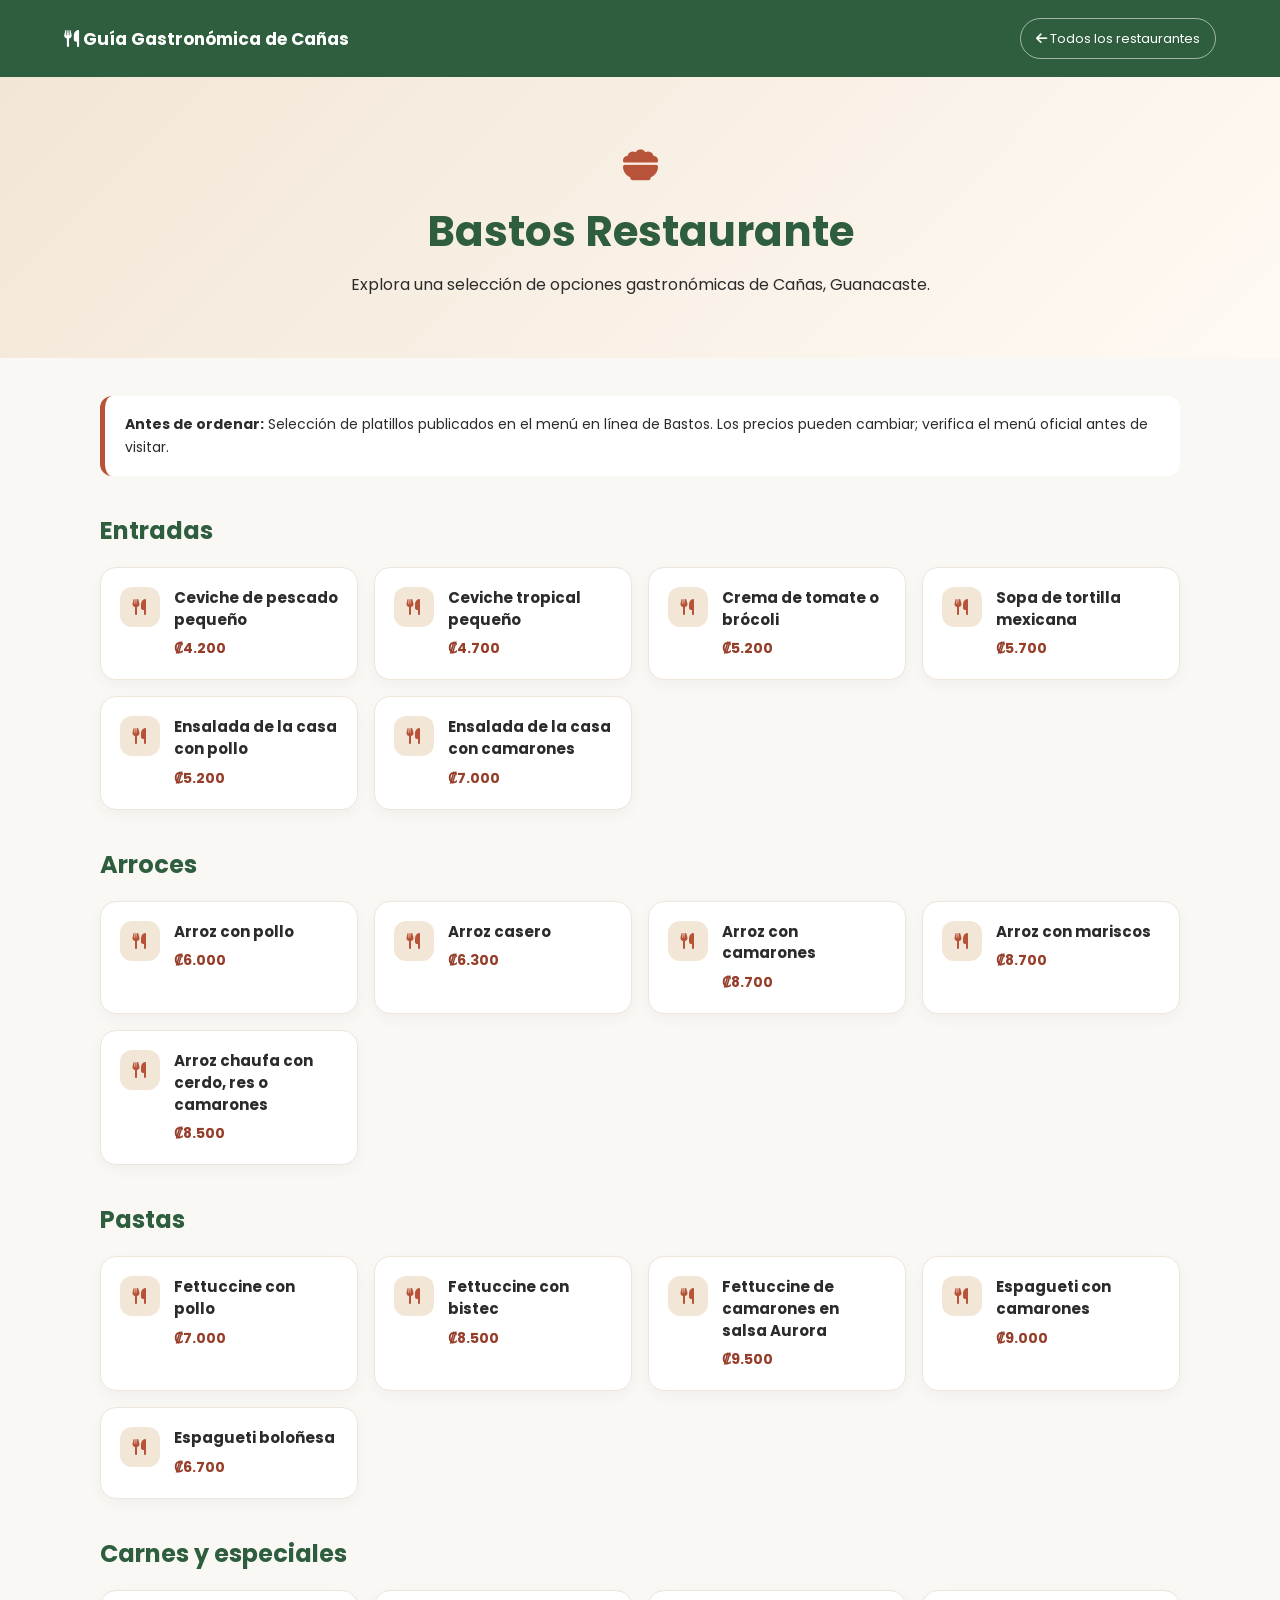
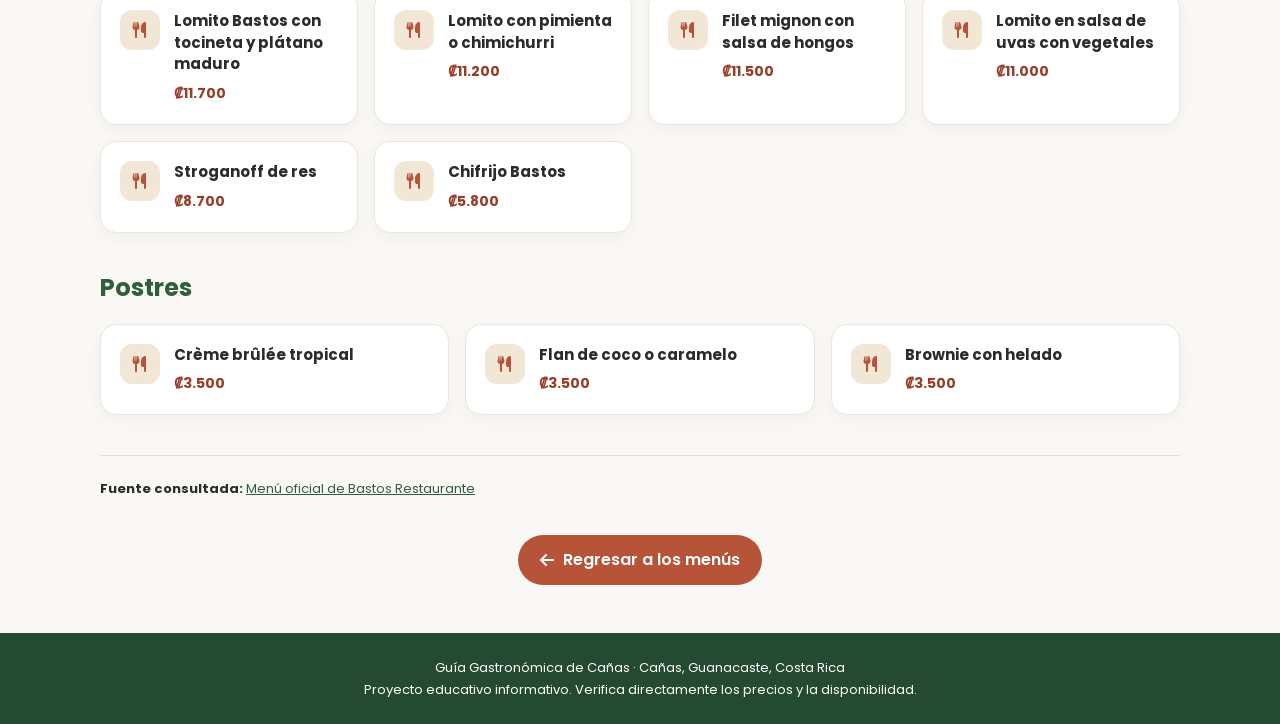
<file: menu-bastos.html>
<!DOCTYPE html>
<html lang="es">
<head>
  <meta charset="UTF-8">
  <meta name="viewport" content="width=device-width, initial-scale=1.0">
  <meta name="description" content="Menú de Bastos Restaurante en la Guía Gastronómica de Cañas.">
  <title>Menú | Bastos Restaurante</title>
  <link rel="preconnect" href="https://fonts.googleapis.com">
  <link href="https://fonts.googleapis.com/css2?family=Poppins:wght@400;500;600;700&display=swap" rel="stylesheet">
  <link rel="stylesheet" href="https://cdnjs.cloudflare.com/ajax/libs/font-awesome/6.5.2/css/all.min.css">
  <style>
    :root{--terracota:#B65339;--terracota-oscuro:#963E2A;--verde:#2E5E3E;--verde-oscuro:#244B32;--crema:#F2E6D6;--blanco:#FAF8F4;--texto:#2B2B2B}
    *{box-sizing:border-box;margin:0;padding:0}
    body{font-family:'Poppins',sans-serif;background:var(--blanco);color:var(--texto);line-height:1.65}
    header{background:var(--verde);color:white;padding:18px 5%;}
    .nav{max-width:1180px;margin:auto;display:flex;justify-content:space-between;align-items:center;gap:16px;flex-wrap:wrap}
    .brand{font-size:17px;font-weight:700;color:white;text-decoration:none}
    .back{color:white;text-decoration:none;border:1px solid rgba(255,255,255,.55);padding:9px 15px;border-radius:24px;font-size:13px}
    .hero{text-align:center;padding:60px 20px;background:linear-gradient(135deg,var(--crema),#fffaf4)}
    .hero .icon{color:var(--terracota);font-size:35px;margin-bottom:12px}
    h1{font-size:clamp(28px,5vw,42px);line-height:1.2;color:var(--verde);margin-bottom:14px}
    .hero p{max-width:780px;margin:auto}
    main{max-width:1120px;margin:38px auto;padding:0 20px}
    .note{background:#fff;border-left:5px solid var(--terracota);padding:17px 20px;border-radius:12px;margin-bottom:32px;font-size:14px}
    .menu-section{margin:35px 0}
    .menu-section h2{color:var(--verde);font-size:24px;margin-bottom:16px}
    .dish-grid{display:grid;grid-template-columns:repeat(auto-fit,minmax(230px,1fr));gap:16px}
    .dish{display:flex;gap:14px;align-items:flex-start;background:white;border:1px solid #eee5dc;border-radius:16px;padding:19px;box-shadow:0 5px 15px rgba(0,0,0,.04)}
    .dish-icon{flex:0 0 40px;width:40px;height:40px;border-radius:12px;background:var(--crema);color:var(--terracota);display:grid;place-items:center}
    .dish h3{font-size:15px;line-height:1.45;color:var(--texto);margin-bottom:7px}
    .dish p{font-size:14px;font-weight:700;color:var(--terracota-oscuro)}
    .source{margin-top:40px;padding-top:22px;border-top:1px solid #e4ddd5;font-size:13px}
    .source a{color:var(--verde);overflow-wrap:anywhere}
    .actions{text-align:center;margin:35px 0 48px}
    .button{display:inline-flex;gap:9px;align-items:center;background:var(--terracota);color:white;text-decoration:none;padding:12px 22px;border-radius:30px;font-weight:600;transition:.2s}
    .button:hover{background:var(--terracota-oscuro);transform:translateY(-2px)}
    footer{background:var(--verde-oscuro);color:white;text-align:center;padding:24px 15px;font-size:13px}
    @media(max-width:600px){header{padding:16px 5%}.nav{justify-content:center;text-align:center}.hero{padding:45px 18px}main{margin:28px auto}.dish-grid{grid-template-columns:1fr}}
  </style>
</head>
<body>
  <header><nav class="nav">
    <a class="brand" href="index.html"><i class="fa-solid fa-utensils"></i> Guía Gastronómica de Cañas</a>
    <a class="back" href="menu.html"><i class="fa-solid fa-arrow-left"></i> Todos los restaurantes</a>
  </nav></header>
  <section class="hero">
    <div class="icon"><i class="fa-solid fa-bowl-food"></i></div>
    <h1>Bastos Restaurante</h1>
    <p>Explora una selección de opciones gastronómicas de Cañas, Guanacaste.</p>
  </section>
  <main>
    <div class="note"><strong>Antes de ordenar:</strong> Selección de platillos publicados en el menú en línea de Bastos. Los precios pueden cambiar; verifica el menú oficial antes de visitar.</div>
    <section class="menu-section"><h2>Entradas</h2><div class="dish-grid"><article class="dish">
                <div class="dish-icon"><i class="fa-solid fa-utensils"></i></div>
                <div class="dish-info"><h3>Ceviche de pescado pequeño</h3><p>₡4.200</p></div>
            </article><article class="dish">
                <div class="dish-icon"><i class="fa-solid fa-utensils"></i></div>
                <div class="dish-info"><h3>Ceviche tropical pequeño</h3><p>₡4.700</p></div>
            </article><article class="dish">
                <div class="dish-icon"><i class="fa-solid fa-utensils"></i></div>
                <div class="dish-info"><h3>Crema de tomate o brócoli</h3><p>₡5.200</p></div>
            </article><article class="dish">
                <div class="dish-icon"><i class="fa-solid fa-utensils"></i></div>
                <div class="dish-info"><h3>Sopa de tortilla mexicana</h3><p>₡5.700</p></div>
            </article><article class="dish">
                <div class="dish-icon"><i class="fa-solid fa-utensils"></i></div>
                <div class="dish-info"><h3>Ensalada de la casa con pollo</h3><p>₡5.200</p></div>
            </article><article class="dish">
                <div class="dish-icon"><i class="fa-solid fa-utensils"></i></div>
                <div class="dish-info"><h3>Ensalada de la casa con camarones</h3><p>₡7.000</p></div>
            </article></div></section><section class="menu-section"><h2>Arroces</h2><div class="dish-grid"><article class="dish">
                <div class="dish-icon"><i class="fa-solid fa-utensils"></i></div>
                <div class="dish-info"><h3>Arroz con pollo</h3><p>₡6.000</p></div>
            </article><article class="dish">
                <div class="dish-icon"><i class="fa-solid fa-utensils"></i></div>
                <div class="dish-info"><h3>Arroz casero</h3><p>₡6.300</p></div>
            </article><article class="dish">
                <div class="dish-icon"><i class="fa-solid fa-utensils"></i></div>
                <div class="dish-info"><h3>Arroz con camarones</h3><p>₡8.700</p></div>
            </article><article class="dish">
                <div class="dish-icon"><i class="fa-solid fa-utensils"></i></div>
                <div class="dish-info"><h3>Arroz con mariscos</h3><p>₡8.700</p></div>
            </article><article class="dish">
                <div class="dish-icon"><i class="fa-solid fa-utensils"></i></div>
                <div class="dish-info"><h3>Arroz chaufa con cerdo, res o camarones</h3><p>₡8.500</p></div>
            </article></div></section><section class="menu-section"><h2>Pastas</h2><div class="dish-grid"><article class="dish">
                <div class="dish-icon"><i class="fa-solid fa-utensils"></i></div>
                <div class="dish-info"><h3>Fettuccine con pollo</h3><p>₡7.000</p></div>
            </article><article class="dish">
                <div class="dish-icon"><i class="fa-solid fa-utensils"></i></div>
                <div class="dish-info"><h3>Fettuccine con bistec</h3><p>₡8.500</p></div>
            </article><article class="dish">
                <div class="dish-icon"><i class="fa-solid fa-utensils"></i></div>
                <div class="dish-info"><h3>Fettuccine de camarones en salsa Aurora</h3><p>₡9.500</p></div>
            </article><article class="dish">
                <div class="dish-icon"><i class="fa-solid fa-utensils"></i></div>
                <div class="dish-info"><h3>Espagueti con camarones</h3><p>₡9.000</p></div>
            </article><article class="dish">
                <div class="dish-icon"><i class="fa-solid fa-utensils"></i></div>
                <div class="dish-info"><h3>Espagueti boloñesa</h3><p>₡6.700</p></div>
            </article></div></section><section class="menu-section"><h2>Carnes y especiales</h2><div class="dish-grid"><article class="dish">
                <div class="dish-icon"><i class="fa-solid fa-utensils"></i></div>
                <div class="dish-info"><h3>Lomito Bastos con tocineta y plátano maduro</h3><p>₡11.700</p></div>
            </article><article class="dish">
                <div class="dish-icon"><i class="fa-solid fa-utensils"></i></div>
                <div class="dish-info"><h3>Lomito con pimienta o chimichurri</h3><p>₡11.200</p></div>
            </article><article class="dish">
                <div class="dish-icon"><i class="fa-solid fa-utensils"></i></div>
                <div class="dish-info"><h3>Filet mignon con salsa de hongos</h3><p>₡11.500</p></div>
            </article><article class="dish">
                <div class="dish-icon"><i class="fa-solid fa-utensils"></i></div>
                <div class="dish-info"><h3>Lomito en salsa de uvas con vegetales</h3><p>₡11.000</p></div>
            </article><article class="dish">
                <div class="dish-icon"><i class="fa-solid fa-utensils"></i></div>
                <div class="dish-info"><h3>Stroganoff de res</h3><p>₡8.700</p></div>
            </article><article class="dish">
                <div class="dish-icon"><i class="fa-solid fa-utensils"></i></div>
                <div class="dish-info"><h3>Chifrijo Bastos</h3><p>₡5.800</p></div>
            </article></div></section><section class="menu-section"><h2>Postres</h2><div class="dish-grid"><article class="dish">
                <div class="dish-icon"><i class="fa-solid fa-utensils"></i></div>
                <div class="dish-info"><h3>Crème brûlée tropical</h3><p>₡3.500</p></div>
            </article><article class="dish">
                <div class="dish-icon"><i class="fa-solid fa-utensils"></i></div>
                <div class="dish-info"><h3>Flan de coco o caramelo</h3><p>₡3.500</p></div>
            </article><article class="dish">
                <div class="dish-icon"><i class="fa-solid fa-utensils"></i></div>
                <div class="dish-info"><h3>Brownie con helado</h3><p>₡3.500</p></div>
            </article></div></section>
    <div class="source"><strong>Fuente consultada:</strong> <a href="https://bastoscr.com/en/" target="_blank" rel="noopener noreferrer">Menú oficial de Bastos Restaurante</a></div>
    <div class="actions"><a class="button" href="menu.html"><i class="fa-solid fa-arrow-left"></i> Regresar a los menús</a></div>
  </main>
  <footer><p>Guía Gastronómica de Cañas · Cañas, Guanacaste, Costa Rica</p><p>Proyecto educativo informativo. Verifica directamente los precios y la disponibilidad.</p></footer>
</body>
</html>
</file>
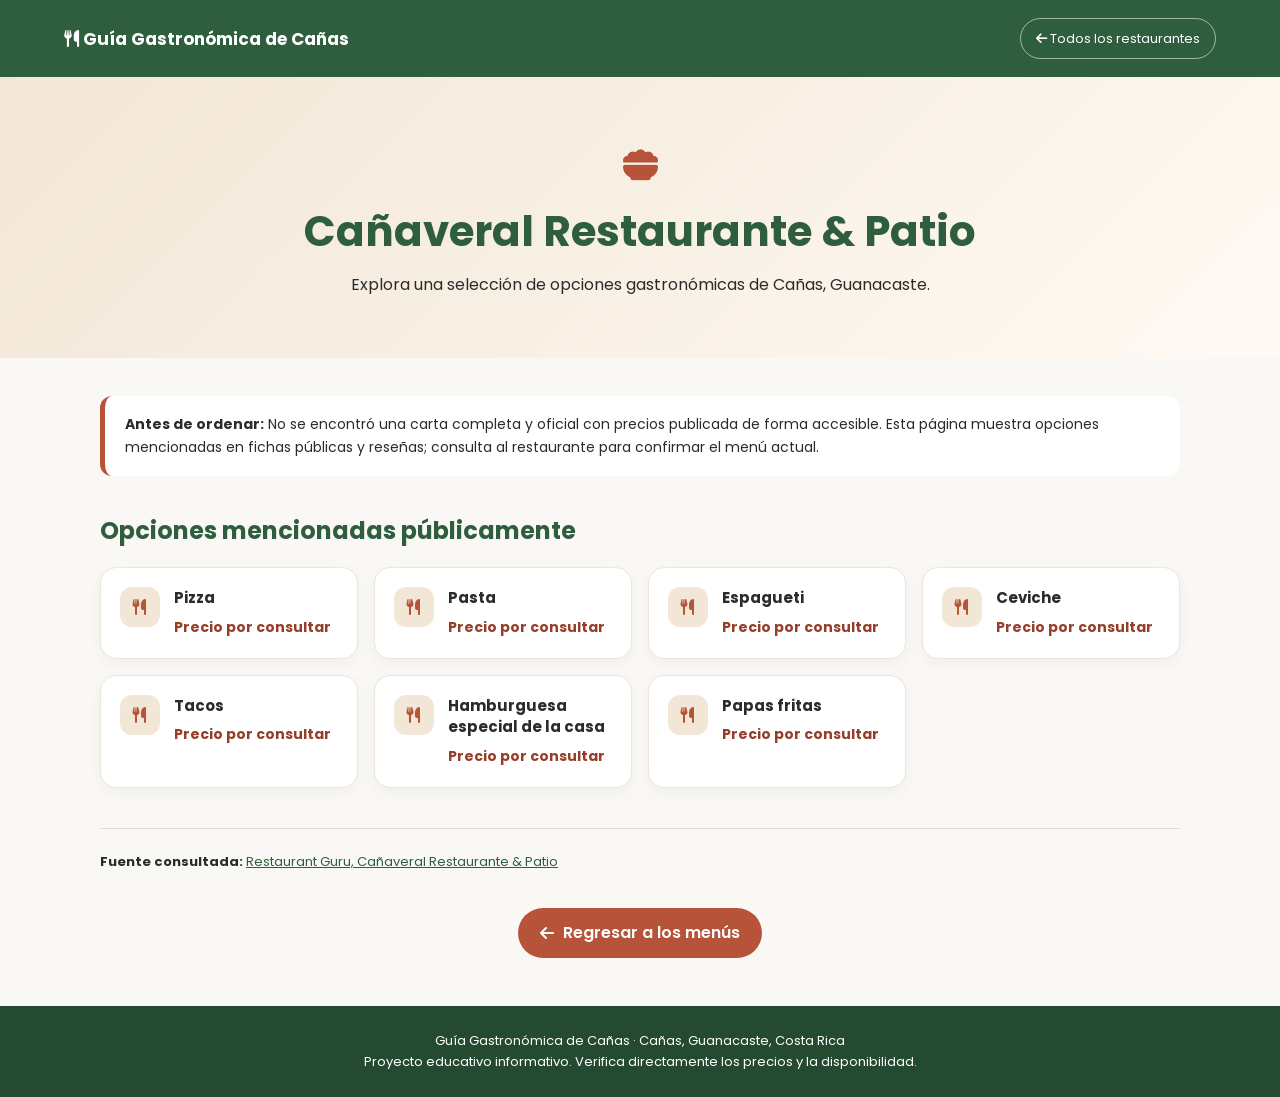
<file: menu-canaveral.html>
<!DOCTYPE html>
<html lang="es">
<head>
  <meta charset="UTF-8">
  <meta name="viewport" content="width=device-width, initial-scale=1.0">
  <meta name="description" content="Menú de Cañaveral Restaurante &amp; Patio en la Guía Gastronómica de Cañas.">
  <title>Menú | Cañaveral Restaurante &amp; Patio</title>
  <link rel="preconnect" href="https://fonts.googleapis.com">
  <link href="https://fonts.googleapis.com/css2?family=Poppins:wght@400;500;600;700&display=swap" rel="stylesheet">
  <link rel="stylesheet" href="https://cdnjs.cloudflare.com/ajax/libs/font-awesome/6.5.2/css/all.min.css">
  <style>
    :root{--terracota:#B65339;--terracota-oscuro:#963E2A;--verde:#2E5E3E;--verde-oscuro:#244B32;--crema:#F2E6D6;--blanco:#FAF8F4;--texto:#2B2B2B}
    *{box-sizing:border-box;margin:0;padding:0}
    body{font-family:'Poppins',sans-serif;background:var(--blanco);color:var(--texto);line-height:1.65}
    header{background:var(--verde);color:white;padding:18px 5%;}
    .nav{max-width:1180px;margin:auto;display:flex;justify-content:space-between;align-items:center;gap:16px;flex-wrap:wrap}
    .brand{font-size:17px;font-weight:700;color:white;text-decoration:none}
    .back{color:white;text-decoration:none;border:1px solid rgba(255,255,255,.55);padding:9px 15px;border-radius:24px;font-size:13px}
    .hero{text-align:center;padding:60px 20px;background:linear-gradient(135deg,var(--crema),#fffaf4)}
    .hero .icon{color:var(--terracota);font-size:35px;margin-bottom:12px}
    h1{font-size:clamp(28px,5vw,42px);line-height:1.2;color:var(--verde);margin-bottom:14px}
    .hero p{max-width:780px;margin:auto}
    main{max-width:1120px;margin:38px auto;padding:0 20px}
    .note{background:#fff;border-left:5px solid var(--terracota);padding:17px 20px;border-radius:12px;margin-bottom:32px;font-size:14px}
    .menu-section{margin:35px 0}
    .menu-section h2{color:var(--verde);font-size:24px;margin-bottom:16px}
    .dish-grid{display:grid;grid-template-columns:repeat(auto-fit,minmax(230px,1fr));gap:16px}
    .dish{display:flex;gap:14px;align-items:flex-start;background:white;border:1px solid #eee5dc;border-radius:16px;padding:19px;box-shadow:0 5px 15px rgba(0,0,0,.04)}
    .dish-icon{flex:0 0 40px;width:40px;height:40px;border-radius:12px;background:var(--crema);color:var(--terracota);display:grid;place-items:center}
    .dish h3{font-size:15px;line-height:1.45;color:var(--texto);margin-bottom:7px}
    .dish p{font-size:14px;font-weight:700;color:var(--terracota-oscuro)}
    .source{margin-top:40px;padding-top:22px;border-top:1px solid #e4ddd5;font-size:13px}
    .source a{color:var(--verde);overflow-wrap:anywhere}
    .actions{text-align:center;margin:35px 0 48px}
    .button{display:inline-flex;gap:9px;align-items:center;background:var(--terracota);color:white;text-decoration:none;padding:12px 22px;border-radius:30px;font-weight:600;transition:.2s}
    .button:hover{background:var(--terracota-oscuro);transform:translateY(-2px)}
    footer{background:var(--verde-oscuro);color:white;text-align:center;padding:24px 15px;font-size:13px}
    @media(max-width:600px){header{padding:16px 5%}.nav{justify-content:center;text-align:center}.hero{padding:45px 18px}main{margin:28px auto}.dish-grid{grid-template-columns:1fr}}
  </style>
</head>
<body>
  <header><nav class="nav">
    <a class="brand" href="index.html"><i class="fa-solid fa-utensils"></i> Guía Gastronómica de Cañas</a>
    <a class="back" href="menu.html"><i class="fa-solid fa-arrow-left"></i> Todos los restaurantes</a>
  </nav></header>
  <section class="hero">
    <div class="icon"><i class="fa-solid fa-bowl-food"></i></div>
    <h1>Cañaveral Restaurante &amp; Patio</h1>
    <p>Explora una selección de opciones gastronómicas de Cañas, Guanacaste.</p>
  </section>
  <main>
    <div class="note"><strong>Antes de ordenar:</strong> No se encontró una carta completa y oficial con precios publicada de forma accesible. Esta página muestra opciones mencionadas en fichas públicas y reseñas; consulta al restaurante para confirmar el menú actual.</div>
    <section class="menu-section"><h2>Opciones mencionadas públicamente</h2><div class="dish-grid"><article class="dish">
                <div class="dish-icon"><i class="fa-solid fa-utensils"></i></div>
                <div class="dish-info"><h3>Pizza</h3><p>Precio por consultar</p></div>
            </article><article class="dish">
                <div class="dish-icon"><i class="fa-solid fa-utensils"></i></div>
                <div class="dish-info"><h3>Pasta</h3><p>Precio por consultar</p></div>
            </article><article class="dish">
                <div class="dish-icon"><i class="fa-solid fa-utensils"></i></div>
                <div class="dish-info"><h3>Espagueti</h3><p>Precio por consultar</p></div>
            </article><article class="dish">
                <div class="dish-icon"><i class="fa-solid fa-utensils"></i></div>
                <div class="dish-info"><h3>Ceviche</h3><p>Precio por consultar</p></div>
            </article><article class="dish">
                <div class="dish-icon"><i class="fa-solid fa-utensils"></i></div>
                <div class="dish-info"><h3>Tacos</h3><p>Precio por consultar</p></div>
            </article><article class="dish">
                <div class="dish-icon"><i class="fa-solid fa-utensils"></i></div>
                <div class="dish-info"><h3>Hamburguesa especial de la casa</h3><p>Precio por consultar</p></div>
            </article><article class="dish">
                <div class="dish-icon"><i class="fa-solid fa-utensils"></i></div>
                <div class="dish-info"><h3>Papas fritas</h3><p>Precio por consultar</p></div>
            </article></div></section>
    <div class="source"><strong>Fuente consultada:</strong> <a href="https://es.restaurantguru.com/Canaveral-Restaurante-and-Patio-Canas" target="_blank" rel="noopener noreferrer">Restaurant Guru, Cañaveral Restaurante &amp; Patio</a></div>
    <div class="actions"><a class="button" href="menu.html"><i class="fa-solid fa-arrow-left"></i> Regresar a los menús</a></div>
  </main>
  <footer><p>Guía Gastronómica de Cañas · Cañas, Guanacaste, Costa Rica</p><p>Proyecto educativo informativo. Verifica directamente los precios y la disponibilidad.</p></footer>
</body>
</html>
</file>
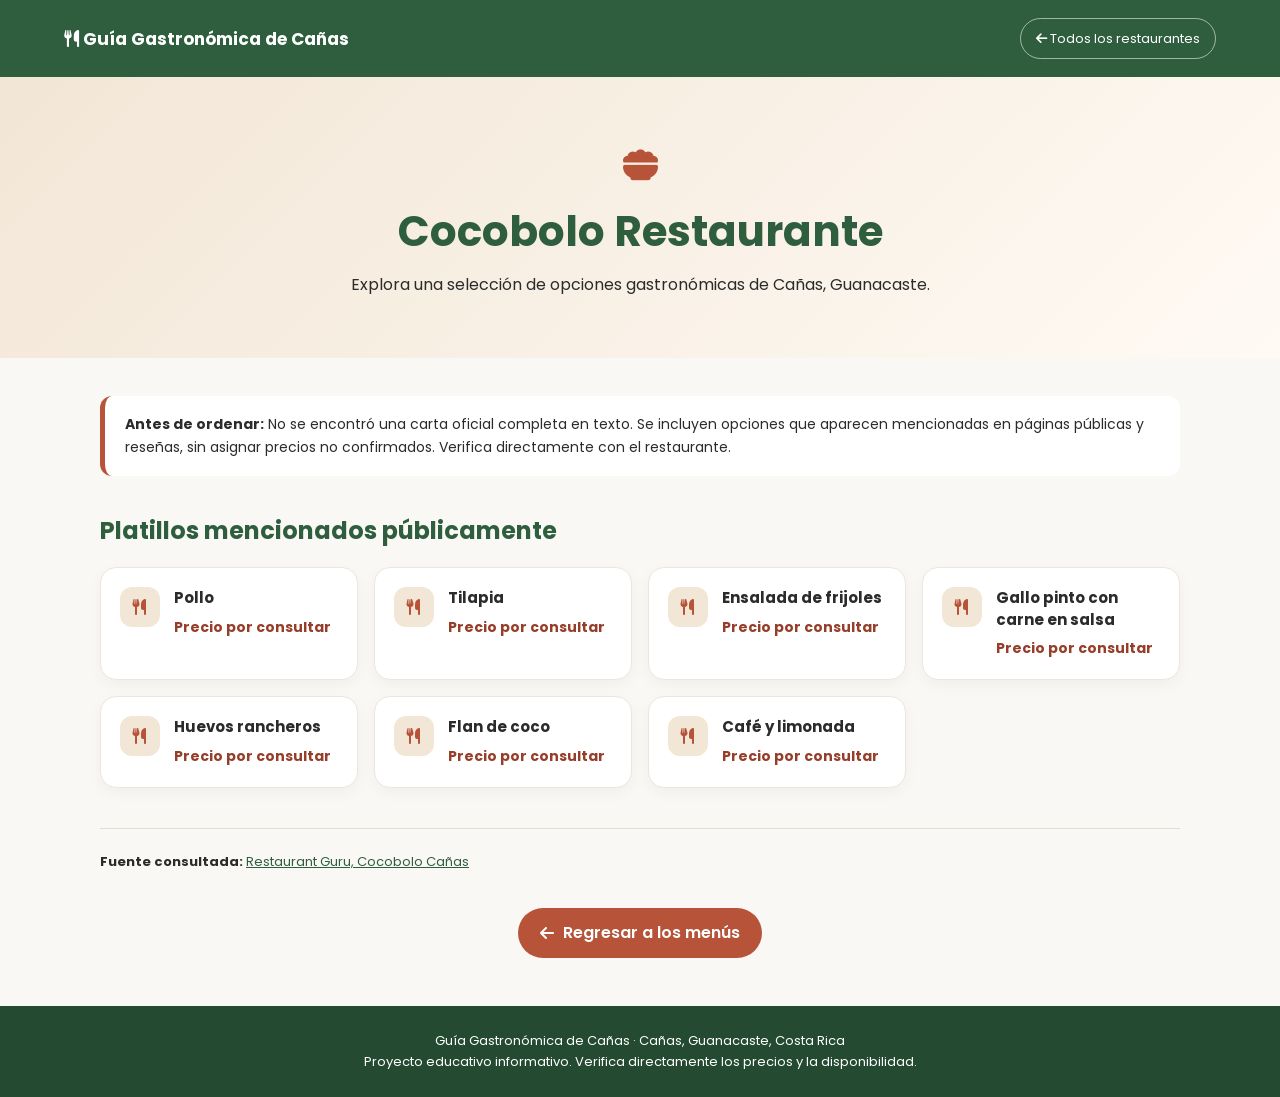
<file: menu-cocobolo.html>
<!DOCTYPE html>
<html lang="es">
<head>
  <meta charset="UTF-8">
  <meta name="viewport" content="width=device-width, initial-scale=1.0">
  <meta name="description" content="Menú de Cocobolo Restaurante en la Guía Gastronómica de Cañas.">
  <title>Menú | Cocobolo Restaurante</title>
  <link rel="preconnect" href="https://fonts.googleapis.com">
  <link href="https://fonts.googleapis.com/css2?family=Poppins:wght@400;500;600;700&display=swap" rel="stylesheet">
  <link rel="stylesheet" href="https://cdnjs.cloudflare.com/ajax/libs/font-awesome/6.5.2/css/all.min.css">
  <style>
    :root{--terracota:#B65339;--terracota-oscuro:#963E2A;--verde:#2E5E3E;--verde-oscuro:#244B32;--crema:#F2E6D6;--blanco:#FAF8F4;--texto:#2B2B2B}
    *{box-sizing:border-box;margin:0;padding:0}
    body{font-family:'Poppins',sans-serif;background:var(--blanco);color:var(--texto);line-height:1.65}
    header{background:var(--verde);color:white;padding:18px 5%;}
    .nav{max-width:1180px;margin:auto;display:flex;justify-content:space-between;align-items:center;gap:16px;flex-wrap:wrap}
    .brand{font-size:17px;font-weight:700;color:white;text-decoration:none}
    .back{color:white;text-decoration:none;border:1px solid rgba(255,255,255,.55);padding:9px 15px;border-radius:24px;font-size:13px}
    .hero{text-align:center;padding:60px 20px;background:linear-gradient(135deg,var(--crema),#fffaf4)}
    .hero .icon{color:var(--terracota);font-size:35px;margin-bottom:12px}
    h1{font-size:clamp(28px,5vw,42px);line-height:1.2;color:var(--verde);margin-bottom:14px}
    .hero p{max-width:780px;margin:auto}
    main{max-width:1120px;margin:38px auto;padding:0 20px}
    .note{background:#fff;border-left:5px solid var(--terracota);padding:17px 20px;border-radius:12px;margin-bottom:32px;font-size:14px}
    .menu-section{margin:35px 0}
    .menu-section h2{color:var(--verde);font-size:24px;margin-bottom:16px}
    .dish-grid{display:grid;grid-template-columns:repeat(auto-fit,minmax(230px,1fr));gap:16px}
    .dish{display:flex;gap:14px;align-items:flex-start;background:white;border:1px solid #eee5dc;border-radius:16px;padding:19px;box-shadow:0 5px 15px rgba(0,0,0,.04)}
    .dish-icon{flex:0 0 40px;width:40px;height:40px;border-radius:12px;background:var(--crema);color:var(--terracota);display:grid;place-items:center}
    .dish h3{font-size:15px;line-height:1.45;color:var(--texto);margin-bottom:7px}
    .dish p{font-size:14px;font-weight:700;color:var(--terracota-oscuro)}
    .source{margin-top:40px;padding-top:22px;border-top:1px solid #e4ddd5;font-size:13px}
    .source a{color:var(--verde);overflow-wrap:anywhere}
    .actions{text-align:center;margin:35px 0 48px}
    .button{display:inline-flex;gap:9px;align-items:center;background:var(--terracota);color:white;text-decoration:none;padding:12px 22px;border-radius:30px;font-weight:600;transition:.2s}
    .button:hover{background:var(--terracota-oscuro);transform:translateY(-2px)}
    footer{background:var(--verde-oscuro);color:white;text-align:center;padding:24px 15px;font-size:13px}
    @media(max-width:600px){header{padding:16px 5%}.nav{justify-content:center;text-align:center}.hero{padding:45px 18px}main{margin:28px auto}.dish-grid{grid-template-columns:1fr}}
  </style>
</head>
<body>
  <header><nav class="nav">
    <a class="brand" href="index.html"><i class="fa-solid fa-utensils"></i> Guía Gastronómica de Cañas</a>
    <a class="back" href="menu.html"><i class="fa-solid fa-arrow-left"></i> Todos los restaurantes</a>
  </nav></header>
  <section class="hero">
    <div class="icon"><i class="fa-solid fa-bowl-food"></i></div>
    <h1>Cocobolo Restaurante</h1>
    <p>Explora una selección de opciones gastronómicas de Cañas, Guanacaste.</p>
  </section>
  <main>
    <div class="note"><strong>Antes de ordenar:</strong> No se encontró una carta oficial completa en texto. Se incluyen opciones que aparecen mencionadas en páginas públicas y reseñas, sin asignar precios no confirmados. Verifica directamente con el restaurante.</div>
    <section class="menu-section"><h2>Platillos mencionados públicamente</h2><div class="dish-grid"><article class="dish">
                <div class="dish-icon"><i class="fa-solid fa-utensils"></i></div>
                <div class="dish-info"><h3>Pollo</h3><p>Precio por consultar</p></div>
            </article><article class="dish">
                <div class="dish-icon"><i class="fa-solid fa-utensils"></i></div>
                <div class="dish-info"><h3>Tilapia</h3><p>Precio por consultar</p></div>
            </article><article class="dish">
                <div class="dish-icon"><i class="fa-solid fa-utensils"></i></div>
                <div class="dish-info"><h3>Ensalada de frijoles</h3><p>Precio por consultar</p></div>
            </article><article class="dish">
                <div class="dish-icon"><i class="fa-solid fa-utensils"></i></div>
                <div class="dish-info"><h3>Gallo pinto con carne en salsa</h3><p>Precio por consultar</p></div>
            </article><article class="dish">
                <div class="dish-icon"><i class="fa-solid fa-utensils"></i></div>
                <div class="dish-info"><h3>Huevos rancheros</h3><p>Precio por consultar</p></div>
            </article><article class="dish">
                <div class="dish-icon"><i class="fa-solid fa-utensils"></i></div>
                <div class="dish-info"><h3>Flan de coco</h3><p>Precio por consultar</p></div>
            </article><article class="dish">
                <div class="dish-icon"><i class="fa-solid fa-utensils"></i></div>
                <div class="dish-info"><h3>Café y limonada</h3><p>Precio por consultar</p></div>
            </article></div></section>
    <div class="source"><strong>Fuente consultada:</strong> <a href="https://es.restaurantguru.com/Cocobolo-Canas" target="_blank" rel="noopener noreferrer">Restaurant Guru, Cocobolo Cañas</a></div>
    <div class="actions"><a class="button" href="menu.html"><i class="fa-solid fa-arrow-left"></i> Regresar a los menús</a></div>
  </main>
  <footer><p>Guía Gastronómica de Cañas · Cañas, Guanacaste, Costa Rica</p><p>Proyecto educativo informativo. Verifica directamente los precios y la disponibilidad.</p></footer>
</body>
</html>
</file>
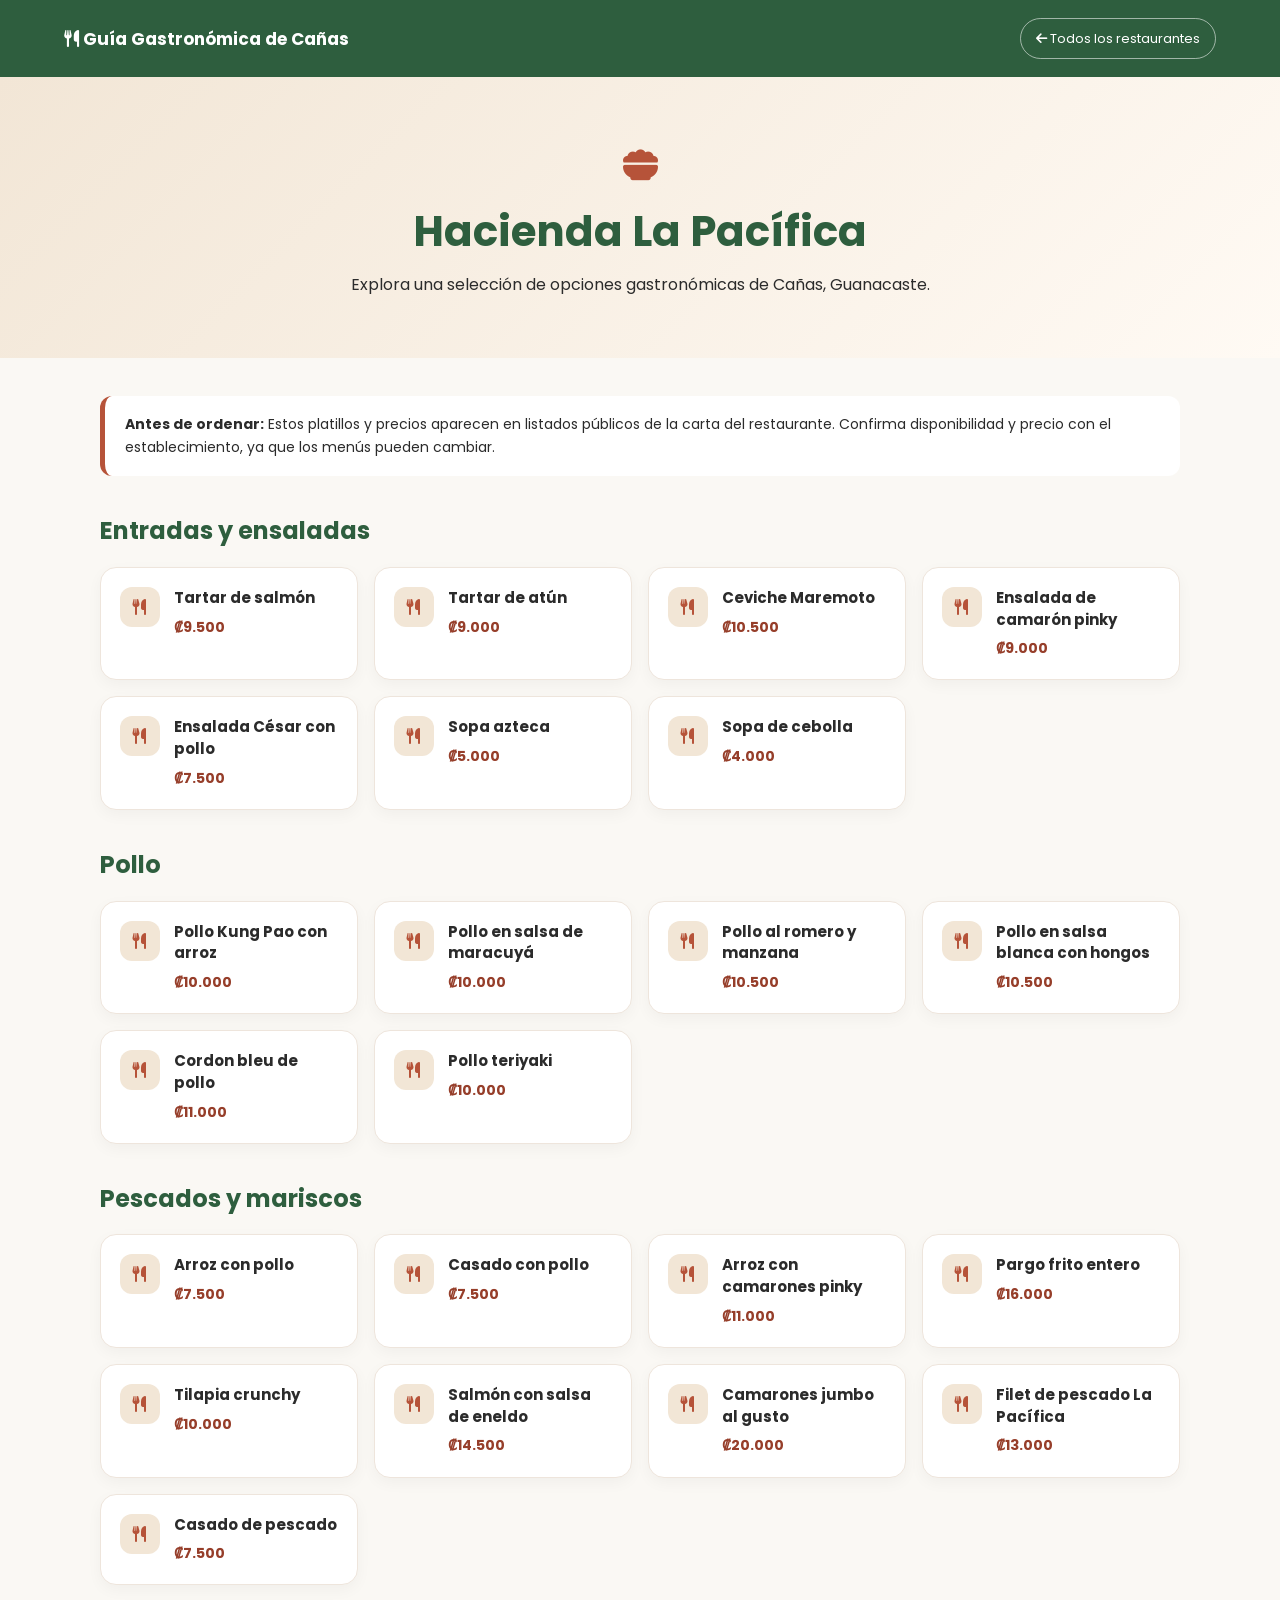
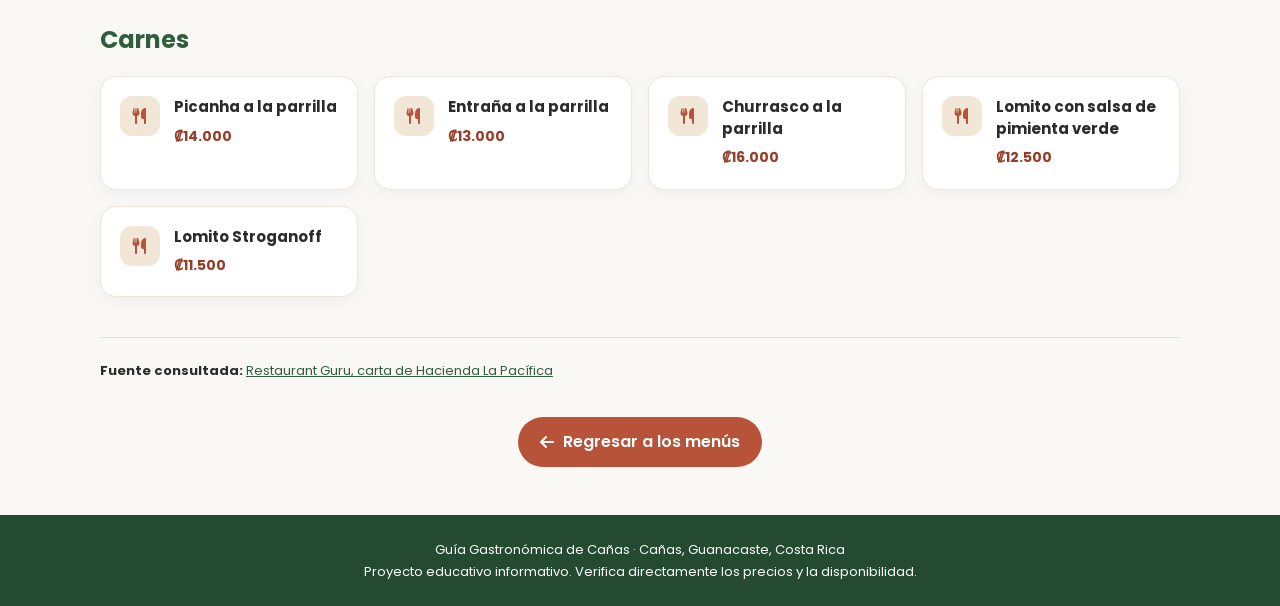
<file: menu-hacienda-pacifica.html>
<!DOCTYPE html>
<html lang="es">
<head>
  <meta charset="UTF-8">
  <meta name="viewport" content="width=device-width, initial-scale=1.0">
  <meta name="description" content="Menú de Hacienda La Pacífica en la Guía Gastronómica de Cañas.">
  <title>Menú | Hacienda La Pacífica</title>
  <link rel="preconnect" href="https://fonts.googleapis.com">
  <link href="https://fonts.googleapis.com/css2?family=Poppins:wght@400;500;600;700&display=swap" rel="stylesheet">
  <link rel="stylesheet" href="https://cdnjs.cloudflare.com/ajax/libs/font-awesome/6.5.2/css/all.min.css">
  <style>
    :root{--terracota:#B65339;--terracota-oscuro:#963E2A;--verde:#2E5E3E;--verde-oscuro:#244B32;--crema:#F2E6D6;--blanco:#FAF8F4;--texto:#2B2B2B}
    *{box-sizing:border-box;margin:0;padding:0}
    body{font-family:'Poppins',sans-serif;background:var(--blanco);color:var(--texto);line-height:1.65}
    header{background:var(--verde);color:white;padding:18px 5%;}
    .nav{max-width:1180px;margin:auto;display:flex;justify-content:space-between;align-items:center;gap:16px;flex-wrap:wrap}
    .brand{font-size:17px;font-weight:700;color:white;text-decoration:none}
    .back{color:white;text-decoration:none;border:1px solid rgba(255,255,255,.55);padding:9px 15px;border-radius:24px;font-size:13px}
    .hero{text-align:center;padding:60px 20px;background:linear-gradient(135deg,var(--crema),#fffaf4)}
    .hero .icon{color:var(--terracota);font-size:35px;margin-bottom:12px}
    h1{font-size:clamp(28px,5vw,42px);line-height:1.2;color:var(--verde);margin-bottom:14px}
    .hero p{max-width:780px;margin:auto}
    main{max-width:1120px;margin:38px auto;padding:0 20px}
    .note{background:#fff;border-left:5px solid var(--terracota);padding:17px 20px;border-radius:12px;margin-bottom:32px;font-size:14px}
    .menu-section{margin:35px 0}
    .menu-section h2{color:var(--verde);font-size:24px;margin-bottom:16px}
    .dish-grid{display:grid;grid-template-columns:repeat(auto-fit,minmax(230px,1fr));gap:16px}
    .dish{display:flex;gap:14px;align-items:flex-start;background:white;border:1px solid #eee5dc;border-radius:16px;padding:19px;box-shadow:0 5px 15px rgba(0,0,0,.04)}
    .dish-icon{flex:0 0 40px;width:40px;height:40px;border-radius:12px;background:var(--crema);color:var(--terracota);display:grid;place-items:center}
    .dish h3{font-size:15px;line-height:1.45;color:var(--texto);margin-bottom:7px}
    .dish p{font-size:14px;font-weight:700;color:var(--terracota-oscuro)}
    .source{margin-top:40px;padding-top:22px;border-top:1px solid #e4ddd5;font-size:13px}
    .source a{color:var(--verde);overflow-wrap:anywhere}
    .actions{text-align:center;margin:35px 0 48px}
    .button{display:inline-flex;gap:9px;align-items:center;background:var(--terracota);color:white;text-decoration:none;padding:12px 22px;border-radius:30px;font-weight:600;transition:.2s}
    .button:hover{background:var(--terracota-oscuro);transform:translateY(-2px)}
    footer{background:var(--verde-oscuro);color:white;text-align:center;padding:24px 15px;font-size:13px}
    @media(max-width:600px){header{padding:16px 5%}.nav{justify-content:center;text-align:center}.hero{padding:45px 18px}main{margin:28px auto}.dish-grid{grid-template-columns:1fr}}
  </style>
</head>
<body>
  <header><nav class="nav">
    <a class="brand" href="index.html"><i class="fa-solid fa-utensils"></i> Guía Gastronómica de Cañas</a>
    <a class="back" href="menu.html"><i class="fa-solid fa-arrow-left"></i> Todos los restaurantes</a>
  </nav></header>
  <section class="hero">
    <div class="icon"><i class="fa-solid fa-bowl-food"></i></div>
    <h1>Hacienda La Pacífica</h1>
    <p>Explora una selección de opciones gastronómicas de Cañas, Guanacaste.</p>
  </section>
  <main>
    <div class="note"><strong>Antes de ordenar:</strong> Estos platillos y precios aparecen en listados públicos de la carta del restaurante. Confirma disponibilidad y precio con el establecimiento, ya que los menús pueden cambiar.</div>
    <section class="menu-section"><h2>Entradas y ensaladas</h2><div class="dish-grid"><article class="dish">
                <div class="dish-icon"><i class="fa-solid fa-utensils"></i></div>
                <div class="dish-info"><h3>Tartar de salmón</h3><p>₡9.500</p></div>
            </article><article class="dish">
                <div class="dish-icon"><i class="fa-solid fa-utensils"></i></div>
                <div class="dish-info"><h3>Tartar de atún</h3><p>₡9.000</p></div>
            </article><article class="dish">
                <div class="dish-icon"><i class="fa-solid fa-utensils"></i></div>
                <div class="dish-info"><h3>Ceviche Maremoto</h3><p>₡10.500</p></div>
            </article><article class="dish">
                <div class="dish-icon"><i class="fa-solid fa-utensils"></i></div>
                <div class="dish-info"><h3>Ensalada de camarón pinky</h3><p>₡9.000</p></div>
            </article><article class="dish">
                <div class="dish-icon"><i class="fa-solid fa-utensils"></i></div>
                <div class="dish-info"><h3>Ensalada César con pollo</h3><p>₡7.500</p></div>
            </article><article class="dish">
                <div class="dish-icon"><i class="fa-solid fa-utensils"></i></div>
                <div class="dish-info"><h3>Sopa azteca</h3><p>₡5.000</p></div>
            </article><article class="dish">
                <div class="dish-icon"><i class="fa-solid fa-utensils"></i></div>
                <div class="dish-info"><h3>Sopa de cebolla</h3><p>₡4.000</p></div>
            </article></div></section><section class="menu-section"><h2>Pollo</h2><div class="dish-grid"><article class="dish">
                <div class="dish-icon"><i class="fa-solid fa-utensils"></i></div>
                <div class="dish-info"><h3>Pollo Kung Pao con arroz</h3><p>₡10.000</p></div>
            </article><article class="dish">
                <div class="dish-icon"><i class="fa-solid fa-utensils"></i></div>
                <div class="dish-info"><h3>Pollo en salsa de maracuyá</h3><p>₡10.000</p></div>
            </article><article class="dish">
                <div class="dish-icon"><i class="fa-solid fa-utensils"></i></div>
                <div class="dish-info"><h3>Pollo al romero y manzana</h3><p>₡10.500</p></div>
            </article><article class="dish">
                <div class="dish-icon"><i class="fa-solid fa-utensils"></i></div>
                <div class="dish-info"><h3>Pollo en salsa blanca con hongos</h3><p>₡10.500</p></div>
            </article><article class="dish">
                <div class="dish-icon"><i class="fa-solid fa-utensils"></i></div>
                <div class="dish-info"><h3>Cordon bleu de pollo</h3><p>₡11.000</p></div>
            </article><article class="dish">
                <div class="dish-icon"><i class="fa-solid fa-utensils"></i></div>
                <div class="dish-info"><h3>Pollo teriyaki</h3><p>₡10.000</p></div>
            </article></div></section><section class="menu-section"><h2>Pescados y mariscos</h2><div class="dish-grid"><article class="dish">
                <div class="dish-icon"><i class="fa-solid fa-utensils"></i></div>
                <div class="dish-info"><h3>Arroz con pollo</h3><p>₡7.500</p></div>
            </article><article class="dish">
                <div class="dish-icon"><i class="fa-solid fa-utensils"></i></div>
                <div class="dish-info"><h3>Casado con pollo</h3><p>₡7.500</p></div>
            </article><article class="dish">
                <div class="dish-icon"><i class="fa-solid fa-utensils"></i></div>
                <div class="dish-info"><h3>Arroz con camarones pinky</h3><p>₡11.000</p></div>
            </article><article class="dish">
                <div class="dish-icon"><i class="fa-solid fa-utensils"></i></div>
                <div class="dish-info"><h3>Pargo frito entero</h3><p>₡16.000</p></div>
            </article><article class="dish">
                <div class="dish-icon"><i class="fa-solid fa-utensils"></i></div>
                <div class="dish-info"><h3>Tilapia crunchy</h3><p>₡10.000</p></div>
            </article><article class="dish">
                <div class="dish-icon"><i class="fa-solid fa-utensils"></i></div>
                <div class="dish-info"><h3>Salmón con salsa de eneldo</h3><p>₡14.500</p></div>
            </article><article class="dish">
                <div class="dish-icon"><i class="fa-solid fa-utensils"></i></div>
                <div class="dish-info"><h3>Camarones jumbo al gusto</h3><p>₡20.000</p></div>
            </article><article class="dish">
                <div class="dish-icon"><i class="fa-solid fa-utensils"></i></div>
                <div class="dish-info"><h3>Filet de pescado La Pacífica</h3><p>₡13.000</p></div>
            </article><article class="dish">
                <div class="dish-icon"><i class="fa-solid fa-utensils"></i></div>
                <div class="dish-info"><h3>Casado de pescado</h3><p>₡7.500</p></div>
            </article></div></section><section class="menu-section"><h2>Carnes</h2><div class="dish-grid"><article class="dish">
                <div class="dish-icon"><i class="fa-solid fa-utensils"></i></div>
                <div class="dish-info"><h3>Picanha a la parrilla</h3><p>₡14.000</p></div>
            </article><article class="dish">
                <div class="dish-icon"><i class="fa-solid fa-utensils"></i></div>
                <div class="dish-info"><h3>Entraña a la parrilla</h3><p>₡13.000</p></div>
            </article><article class="dish">
                <div class="dish-icon"><i class="fa-solid fa-utensils"></i></div>
                <div class="dish-info"><h3>Churrasco a la parrilla</h3><p>₡16.000</p></div>
            </article><article class="dish">
                <div class="dish-icon"><i class="fa-solid fa-utensils"></i></div>
                <div class="dish-info"><h3>Lomito con salsa de pimienta verde</h3><p>₡12.500</p></div>
            </article><article class="dish">
                <div class="dish-icon"><i class="fa-solid fa-utensils"></i></div>
                <div class="dish-info"><h3>Lomito Stroganoff</h3><p>₡11.500</p></div>
            </article></div></section>
    <div class="source"><strong>Fuente consultada:</strong> <a href="https://restaurantguru.com/Hotel-Hacienda-La-Pacifica-Canas/menu" target="_blank" rel="noopener noreferrer">Restaurant Guru, carta de Hacienda La Pacífica</a></div>
    <div class="actions"><a class="button" href="menu.html"><i class="fa-solid fa-arrow-left"></i> Regresar a los menús</a></div>
  </main>
  <footer><p>Guía Gastronómica de Cañas · Cañas, Guanacaste, Costa Rica</p><p>Proyecto educativo informativo. Verifica directamente los precios y la disponibilidad.</p></footer>
</body>
</html>
</file>
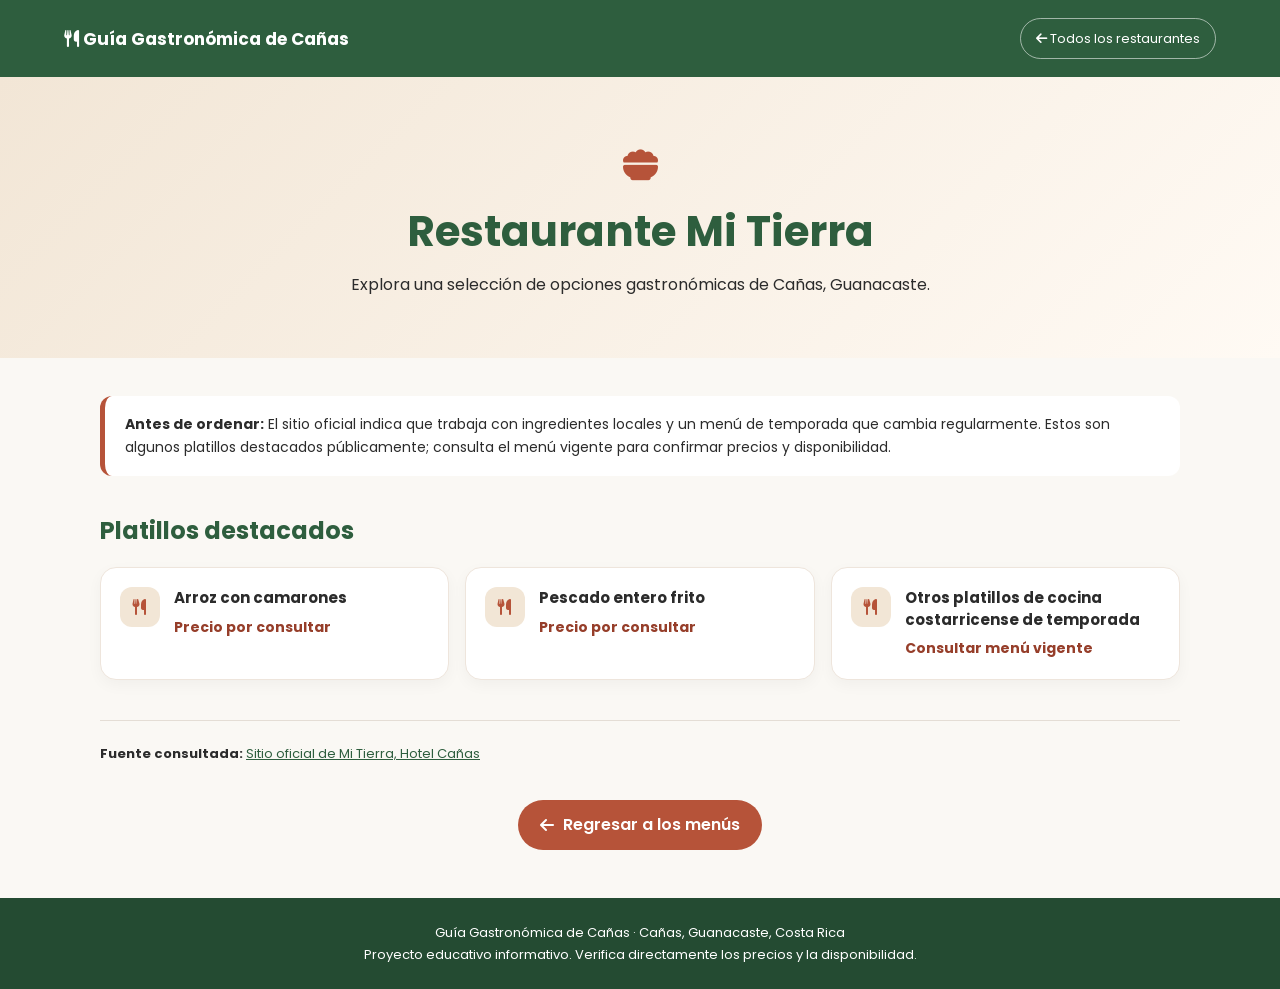
<file: menu-mi-tierra.html>
<!DOCTYPE html>
<html lang="es">
<head>
  <meta charset="UTF-8">
  <meta name="viewport" content="width=device-width, initial-scale=1.0">
  <meta name="description" content="Menú de Restaurante Mi Tierra en la Guía Gastronómica de Cañas.">
  <title>Menú | Restaurante Mi Tierra</title>
  <link rel="preconnect" href="https://fonts.googleapis.com">
  <link href="https://fonts.googleapis.com/css2?family=Poppins:wght@400;500;600;700&display=swap" rel="stylesheet">
  <link rel="stylesheet" href="https://cdnjs.cloudflare.com/ajax/libs/font-awesome/6.5.2/css/all.min.css">
  <style>
    :root{--terracota:#B65339;--terracota-oscuro:#963E2A;--verde:#2E5E3E;--verde-oscuro:#244B32;--crema:#F2E6D6;--blanco:#FAF8F4;--texto:#2B2B2B}
    *{box-sizing:border-box;margin:0;padding:0}
    body{font-family:'Poppins',sans-serif;background:var(--blanco);color:var(--texto);line-height:1.65}
    header{background:var(--verde);color:white;padding:18px 5%;}
    .nav{max-width:1180px;margin:auto;display:flex;justify-content:space-between;align-items:center;gap:16px;flex-wrap:wrap}
    .brand{font-size:17px;font-weight:700;color:white;text-decoration:none}
    .back{color:white;text-decoration:none;border:1px solid rgba(255,255,255,.55);padding:9px 15px;border-radius:24px;font-size:13px}
    .hero{text-align:center;padding:60px 20px;background:linear-gradient(135deg,var(--crema),#fffaf4)}
    .hero .icon{color:var(--terracota);font-size:35px;margin-bottom:12px}
    h1{font-size:clamp(28px,5vw,42px);line-height:1.2;color:var(--verde);margin-bottom:14px}
    .hero p{max-width:780px;margin:auto}
    main{max-width:1120px;margin:38px auto;padding:0 20px}
    .note{background:#fff;border-left:5px solid var(--terracota);padding:17px 20px;border-radius:12px;margin-bottom:32px;font-size:14px}
    .menu-section{margin:35px 0}
    .menu-section h2{color:var(--verde);font-size:24px;margin-bottom:16px}
    .dish-grid{display:grid;grid-template-columns:repeat(auto-fit,minmax(230px,1fr));gap:16px}
    .dish{display:flex;gap:14px;align-items:flex-start;background:white;border:1px solid #eee5dc;border-radius:16px;padding:19px;box-shadow:0 5px 15px rgba(0,0,0,.04)}
    .dish-icon{flex:0 0 40px;width:40px;height:40px;border-radius:12px;background:var(--crema);color:var(--terracota);display:grid;place-items:center}
    .dish h3{font-size:15px;line-height:1.45;color:var(--texto);margin-bottom:7px}
    .dish p{font-size:14px;font-weight:700;color:var(--terracota-oscuro)}
    .source{margin-top:40px;padding-top:22px;border-top:1px solid #e4ddd5;font-size:13px}
    .source a{color:var(--verde);overflow-wrap:anywhere}
    .actions{text-align:center;margin:35px 0 48px}
    .button{display:inline-flex;gap:9px;align-items:center;background:var(--terracota);color:white;text-decoration:none;padding:12px 22px;border-radius:30px;font-weight:600;transition:.2s}
    .button:hover{background:var(--terracota-oscuro);transform:translateY(-2px)}
    footer{background:var(--verde-oscuro);color:white;text-align:center;padding:24px 15px;font-size:13px}
    @media(max-width:600px){header{padding:16px 5%}.nav{justify-content:center;text-align:center}.hero{padding:45px 18px}main{margin:28px auto}.dish-grid{grid-template-columns:1fr}}
  </style>
</head>
<body>
  <header><nav class="nav">
    <a class="brand" href="index.html"><i class="fa-solid fa-utensils"></i> Guía Gastronómica de Cañas</a>
    <a class="back" href="menu.html"><i class="fa-solid fa-arrow-left"></i> Todos los restaurantes</a>
  </nav></header>
  <section class="hero">
    <div class="icon"><i class="fa-solid fa-bowl-food"></i></div>
    <h1>Restaurante Mi Tierra</h1>
    <p>Explora una selección de opciones gastronómicas de Cañas, Guanacaste.</p>
  </section>
  <main>
    <div class="note"><strong>Antes de ordenar:</strong> El sitio oficial indica que trabaja con ingredientes locales y un menú de temporada que cambia regularmente. Estos son algunos platillos destacados públicamente; consulta el menú vigente para confirmar precios y disponibilidad.</div>
    <section class="menu-section"><h2>Platillos destacados</h2><div class="dish-grid"><article class="dish">
                <div class="dish-icon"><i class="fa-solid fa-utensils"></i></div>
                <div class="dish-info"><h3>Arroz con camarones</h3><p>Precio por consultar</p></div>
            </article><article class="dish">
                <div class="dish-icon"><i class="fa-solid fa-utensils"></i></div>
                <div class="dish-info"><h3>Pescado entero frito</h3><p>Precio por consultar</p></div>
            </article><article class="dish">
                <div class="dish-icon"><i class="fa-solid fa-utensils"></i></div>
                <div class="dish-info"><h3>Otros platillos de cocina costarricense de temporada</h3><p>Consultar menú vigente</p></div>
            </article></div></section>
    <div class="source"><strong>Fuente consultada:</strong> <a href="https://mitierra.hotelcanascr.com/menu" target="_blank" rel="noopener noreferrer">Sitio oficial de Mi Tierra, Hotel Cañas</a></div>
    <div class="actions"><a class="button" href="menu.html"><i class="fa-solid fa-arrow-left"></i> Regresar a los menús</a></div>
  </main>
  <footer><p>Guía Gastronómica de Cañas · Cañas, Guanacaste, Costa Rica</p><p>Proyecto educativo informativo. Verifica directamente los precios y la disponibilidad.</p></footer>
</body>
</html>
</file>
<file: styles.css>
/* =========================================================
   GUÍA GASTRONÓMICA DE CAÑAS
   SISTEMA VISUAL PRINCIPAL
   ========================================================= */


/* =========================================================
   1. VARIABLES
   ========================================================= */

:root {

    /* PALETA OFICIAL */

    --terracota: #B65339;
    --terracota-oscuro: #963E2A;

    --verde: #2E5E3E;
    --verde-oscuro: #244B32;

    --verde-oliva: #8CA46B;

    --crema: #F2E6D6;
    --blanco: #FAF8F4;

    --texto: #2B2B2B;
    --texto-secundario: #6D6A65;

    --borde: #E3D9CC;

    /* SISTEMA */

    --ancho: 1180px;

    --radio: 18px;
    --radio-grande: 26px;

    --sombra-suave:
        0 8px 25px rgba(43, 43, 43, 0.06);

    --sombra:
        0 12px 35px rgba(43, 43, 43, 0.10);

    --sombra-fuerte:
        0 18px 45px rgba(43, 43, 43, 0.15);

    --transicion: 0.3s ease;

    --fuente:
        "Poppins",
        sans-serif;

}


/* =========================================================
   2. RESET GENERAL
   ========================================================= */

* {

    margin: 0;
    padding: 0;

    box-sizing: border-box;

}

html {

    scroll-behavior: smooth;

}

body {

    font-family: var(--fuente);

    background: var(--blanco);

    color: var(--texto);

    line-height: 1.6;

    overflow-x: hidden;

}

img {

    display: block;

    width: 100%;

}

a {

    text-decoration: none;

    color: inherit;

}

ul {

    list-style: none;

}

button {

    font-family: inherit;

}

button,
a {

    -webkit-tap-highlight-color: transparent;

}


/* =========================================================
   3. CONTENEDOR
   ========================================================= */

.contenedor {

    width: 92%;

    max-width: var(--ancho);

    margin: 0 auto;

}


/* =========================================================
   4. HEADER
   ========================================================= */

.header {

    position: sticky;

    top: 0;

    z-index: 1000;

    background: rgba(250, 248, 244, 0.96);

    border-bottom:
        1px solid rgba(227, 217, 204, 0.8);

    box-shadow:
        0 3px 18px rgba(43, 43, 43, 0.04);

    backdrop-filter: blur(14px);

    -webkit-backdrop-filter: blur(14px);

}

.header-contenido {

    min-height: 86px;

    display: flex;

    align-items: center;

    justify-content: space-between;

    gap: 30px;

}


/* =========================================================
   5. LOGO
   ========================================================= */

.logo {

    display: flex;

    align-items: center;

    gap: 11px;

    flex-shrink: 0;

}

.logo-imagen {

    width: 62px;

    height: 62px;

    object-fit: contain;

    flex-shrink: 0;

}

.logo-texto {

    display: flex;

    flex-direction: column;

    line-height: 1.15;

}

.logo-texto strong {

    font-size: 17px;

    font-weight: 700;

    letter-spacing: -0.3px;

    color: var(--texto);

}

.logo-texto small {

    margin-top: 5px;

    color: var(--verde);

    font-size: 10px;

    font-weight: 600;

    letter-spacing: 1px;

    text-transform: uppercase;

}


/* =========================================================
   6. NAVEGACIÓN
   ========================================================= */

.nav-lista {

    display: flex;

    align-items: center;

    gap: 4px;

}

.nav-link {

    position: relative;

    display: flex;

    align-items: center;

    gap: 7px;

    padding: 11px 13px;

    border-radius: 10px;

    color: var(--texto-secundario);

    font-size: 13px;

    font-weight: 600;

    transition:
        color var(--transicion),
        background var(--transicion);

}

.nav-link i {

    font-size: 12px;

    transition:
        color var(--transicion);

}

.nav-link:hover {

    color: var(--terracota);

    background: rgba(182, 83, 57, 0.06);

}

.nav-link.activo {

    color: var(--terracota);

    background: rgba(182, 83, 57, 0.08);

}

.nav-link.activo i {

    color: var(--terracota);

}


/* =========================================================
   7. MENÚ MÓVIL
   ========================================================= */

.menu-toggle {

    display: none;

    width: 44px;

    height: 44px;

    align-items: center;

    justify-content: center;

    border:
        1px solid var(--borde);

    border-radius: 12px;

    background: var(--blanco);

    color: var(--verde);

    font-size: 18px;

    cursor: pointer;

    transition:
        background var(--transicion),
        color var(--transicion),
        border-color var(--transicion);

}

.menu-toggle:hover {

    background: var(--verde);

    color: var(--blanco);

    border-color: var(--verde);

}


/* =========================================================
   8. HERO
   ========================================================= */

.hero {

    position: relative;

    min-height: 650px;

    display: flex;

    align-items: center;

    overflow: hidden;

    background:
        var(--verde);

}


/* Imagen */

.hero-fondo {
    position: absolute;
    inset: 0;

    background:
        linear-gradient(
            90deg,
            rgba(30, 57, 39, 0.93) 0%,
            rgba(30, 57, 39, 0.78) 42%,
            rgba(30, 57, 39, 0.35) 75%,
            rgba(30, 57, 39, 0.12) 100%
        ),

        url("IMG/Banner1.jpeg")
        center / cover no-repeat;

    transform: scale(1.02);
}

/* Textura visual */

.hero::after {

    content: "";

    position: absolute;

    width: 420px;

    height: 420px;

    right: -180px;

    bottom: -220px;

    border:
        1px solid rgba(255, 255, 255, 0.16);

    border-radius: 50%;

    box-shadow:

        0 0 0 70px rgba(255, 255, 255, 0.025),

        0 0 0 140px rgba(255, 255, 255, 0.018);

}


/* Contenido */

.hero-contenido {

    position: relative;

    z-index: 2;

}

.hero-texto {

    max-width: 680px;

    padding: 90px 0;

}


/* =========================================================
   9. ETIQUETA DEL HERO
   ========================================================= */

.hero-etiqueta {

    display: inline-flex;

    align-items: center;

    gap: 8px;

    margin-bottom: 24px;

    padding: 8px 14px;

    border:
        1px solid rgba(255, 255, 255, 0.25);

    border-radius: 50px;

    background:
        rgba(255, 255, 255, 0.08);

    color: #F2E6D6;

    font-size: 12px;

    font-weight: 600;

    backdrop-filter: blur(8px);

}

.hero-etiqueta i {

    color: #FFFFFF;

}


/* =========================================================
   10. TÍTULO DEL HERO
   ========================================================= */

.hero h1 {

    color: #FFFFFF;

    font-size:
        clamp(42px, 6vw, 70px);

    font-weight: 700;

    line-height: 1.08;

    letter-spacing: -2px;

}

.hero h1 span {

    display: block;

    color: #D7E0C9;

}


/* =========================================================
   11. TEXTO DEL HERO
   ========================================================= */

.hero p {

    max-width: 600px;

    margin-top: 25px;

    color:
        rgba(255, 255, 255, 0.86);

    font-size: 16px;

    line-height: 1.85;

}


/* =========================================================
   12. BOTONES
   ========================================================= */

.hero-botones {

    display: flex;

    flex-wrap: wrap;

    gap: 12px;

    margin-top: 34px;

}

.btn {

    min-height: 48px;

    display: inline-flex;

    align-items: center;

    justify-content: center;

    gap: 9px;

    padding: 12px 23px;

    border-radius: 50px;

    font-size: 13px;

    font-weight: 700;

    cursor: pointer;

    transition:
        transform var(--transicion),
        background var(--transicion),
        color var(--transicion),
        box-shadow var(--transicion),
        border-color var(--transicion);

}

.btn:hover {

    transform: translateY(-2px);

}


/* Botón principal */

.btn-principal {

    background: var(--terracota);

    color: #FFFFFF;

    box-shadow:
        0 9px 24px rgba(182, 83, 57, 0.30);

}

.btn-principal:hover {

    background:
        var(--terracota-oscuro);

    box-shadow:
        0 12px 28px rgba(182, 83, 57, 0.36);

}


/* Botón secundario */

.btn-secundario {

    border:
        1px solid rgba(255, 255, 255, 0.48);

    background:
        rgba(255, 255, 255, 0.08);

    color: #FFFFFF;

    backdrop-filter: blur(7px);

}

.btn-secundario:hover {

    background:
        rgba(255, 255, 255, 0.18);

    border-color:
        rgba(255, 255, 255, 0.75);

}


/* =========================================================
   13. SECCIONES
   ========================================================= */

.seccion {

    padding: 90px 0;

}

.seccion-encabezado {

    display: flex;

    align-items: flex-end;

    justify-content: space-between;

    gap: 30px;

    margin-bottom: 45px;

}

.seccion-encabezado.centrado {

    display: block;

    text-align: center;

}

.etiqueta-seccion {

    display: inline-block;

    margin-bottom: 9px;

    color: var(--terracota);

    font-size: 11px;

    font-weight: 700;

    letter-spacing: 1.6px;

    text-transform: uppercase;

}

.seccion h2 {

    color: var(--texto);

    font-size:
        clamp(30px, 4vw, 44px);

    font-weight: 700;

    line-height: 1.15;

    letter-spacing: -1px;

}

.seccion-subtitulo {

    max-width: 650px;

    margin: 15px auto 0;

    color: var(--texto-secundario);

    font-size: 14px;

    line-height: 1.8;

}


/* =========================================================
   14. INTRODUCCIÓN
   ========================================================= */

.introduccion {

    position: relative;

    background: var(--blanco);

}

.introduccion-grid {

    display: grid;

    grid-template-columns:
        1fr 1fr;

    align-items: center;

    gap: 65px;

}


/* Imagen */

.introduccion-imagen {

    position: relative;

    overflow: hidden;

    border-radius: var(--radio-grande);

    background: var(--crema);

    box-shadow: var(--sombra);

}

.introduccion-imagen img {

    height: 460px;

    object-fit: cover;

    transition:
        transform 0.6s ease;

}

.introduccion-imagen:hover img {

    transform: scale(1.04);

}


/* Etiqueta sobre imagen */

.imagen-decoracion {

    position: absolute;

    left: 20px;

    bottom: 20px;

    padding: 8px 14px;

    border-radius: 50px;

    background:
        rgba(250, 248, 244, 0.94);

    color: var(--verde);

    font-size: 11px;

    font-weight: 700;

    box-shadow:
        0 5px 18px rgba(0, 0, 0, 0.12);

}


/* Texto */

.introduccion-texto {

    max-width: 540px;

}

.introduccion-texto p {

    margin-bottom: 18px;

    color: var(--texto-secundario);

    font-size: 14px;

    line-height: 1.9;

}


/* =========================================================
   15. ENLACE CON FLECHA
   ========================================================= */

.enlace-flecha {

    display: inline-flex;

    align-items: center;

    gap: 9px;

    margin-top: 10px;

    color: var(--terracota);

    font-size: 13px;

    font-weight: 700;

    transition:
        gap var(--transicion),
        color var(--transicion);

}

.enlace-flecha:hover {

    gap: 14px;

    color:
        var(--terracota-oscuro);

}


/* =========================================================
   16. RESTAURANTES DESTACADOS
   ========================================================= */

.destacados {

    background: var(--crema);

}


/* =========================================================
   17. VER TODOS
   ========================================================= */

.ver-todos {

    display: inline-flex;

    align-items: center;

    gap: 8px;

    color: var(--verde);

    font-size: 13px;

    font-weight: 700;

    white-space: nowrap;

    transition:
        gap var(--transicion),
        color var(--transicion);

}

.ver-todos:hover {

    gap: 13px;

    color:
        var(--terracota);

}


/* =========================================================
   18. GRID DE RESTAURANTES
   ========================================================= */

.restaurantes-grid {

    display: grid;

    grid-template-columns:
        repeat(3, 1fr);

    gap: 24px;

}


/* =========================================================
   19. TARJETAS
   ========================================================= */

.restaurante-card {

    position: relative;

    overflow: hidden;

    display: flex;

    flex-direction: column;

    background:
        var(--blanco);

    border:
        1px solid var(--borde);

    border-radius:
        var(--radio);

    box-shadow:
        var(--sombra-suave);

    transition:
        transform var(--transicion),
        box-shadow var(--transicion);

}

.restaurante-card:hover {

    transform:
        translateY(-7px);

    box-shadow:
        var(--sombra);

}


/* =========================================================
   20. IMAGEN DE LAS TARJETAS
   ========================================================= */

.card-imagen {

    position: relative;

    height: 225px;

    overflow: hidden;

    background:
        var(--crema);

}

.card-imagen img {

    width: 100%;

    height: 100%;

    object-fit: cover;

    transition:
        transform 0.6s ease;

}

.restaurante-card:hover
.card-imagen img {

    transform:
        scale(1.06);

}


/* =========================================================
   21. ETIQUETA DE TARJETA
   ========================================================= */

.card-etiqueta {

    position: absolute;

    top: 14px;

    left: 14px;

    padding:
        6px 12px;

    border-radius:
        50px;

    background:
        var(--terracota);

    color:
        #FFFFFF;

    font-size:
        10px;

    font-weight:
        700;

    letter-spacing:
        0.4px;

    text-transform:
        uppercase;

    box-shadow:
        0 4px 12px rgba(0, 0, 0, 0.12);

}







/* =========================================================
   23. CONTENIDO DE TARJETAS
   ========================================================= */

.card-contenido {

    flex: 1;

    display: flex;

    flex-direction: column;

    padding: 23px;

}


/* Tipo */

.card-tipo {

    margin-bottom: 5px;

    color:
        var(--terracota);

    font-size:
        10px;

    font-weight:
        700;

    letter-spacing:
        1.2px;

}


/* Título */

.card-contenido h3 {

    margin-bottom: 9px;

    color:
        var(--texto);

    font-size:
        20px;

    font-weight:
        700;

    line-height:
        1.35;

}


/* Descripción */

.card-descripcion {

    color:
        var(--texto-secundario);

    font-size:
        12px;

    line-height:
        1.75;

}


/* =========================================================
   24. DATOS DE TARJETA
   ========================================================= */

.card-datos {

    display: flex;

    flex-direction: column;

    gap: 8px;

    margin-top: 18px;

    padding-top: 15px;

    border-top:
        1px solid var(--borde);

}

.card-datos span {

    display: flex;

    align-items: center;

    gap: 8px;

    color:
        var(--texto-secundario);

    font-size:
        11px;

}

.card-datos i {

    width: 16px;

    color:
        var(--verde);

    text-align:
        center;

}


/* =========================================================
   25. BOTÓN DE TARJETA
   ========================================================= */

.card-boton {

    display: flex;

    align-items: center;

    justify-content: space-between;

    gap: 10px;

    margin-top: auto;

    padding-top: 20px;

    color:
        var(--terracota);

    font-size:
        12px;

    font-weight:
        700;

    transition:
        gap var(--transicion),
        color var(--transicion);

}

.card-boton:hover {

    gap: 15px;

    color:
        var(--terracota-oscuro);

}


/* =========================================================
   26. CATEGORÍAS
   ========================================================= */

.categorias {

    background:
        var(--blanco);

}


/* Grid */

.categorias-grid {

    display: grid;

    grid-template-columns:
        repeat(4, 1fr);

    gap: 18px;

}


/* Tarjeta */

.categoria-card {

    min-height: 145px;

    display: flex;

    flex-direction: column;

    align-items: center;

    justify-content: center;

    gap: 14px;

    padding: 25px;

    border:
        1px solid var(--borde);

    border-radius:
        var(--radio);

    background:
        var(--blanco);

    color:
        var(--verde);

    box-shadow:
        var(--sombra-suave);

    transition:
        transform var(--transicion),
        background var(--transicion),
        color var(--transicion),
        border-color var(--transicion),
        box-shadow var(--transicion);

}

.categoria-card i {

    width: 52px;

    height: 52px;

    display: flex;

    align-items: center;

    justify-content: center;

    border-radius: 50%;

    background:
        rgba(46, 94, 62, 0.09);

    color:
        var(--verde);

    font-size:
        20px;

    transition:
        background var(--transicion),
        color var(--transicion);

}

.categoria-card span {

    font-size:
        12px;

    font-weight:
        700;

}

.categoria-card:hover {

    transform:
        translateY(-5px);

    border-color:
        var(--verde-oliva);

    background:
        var(--verde);

    color:
        #FFFFFF;

    box-shadow:
        var(--sombra);

}

.categoria-card:hover i {

    background:
        rgba(255, 255, 255, 0.15);

    color:
        #FFFFFF;

}


/* =========================================================
   27. LLAMADO A LA ACCIÓN
   ========================================================= */

.llamada-accion {

    position: relative;

    overflow: hidden;

    background:
        var(--terracota);

    color:
        #FFFFFF;

}


/* Decoración circular */

.llamada-accion::before {

    content: "";

    position: absolute;

    width: 430px;

    height: 430px;

    right: -180px;

    top: -240px;

    border:
        1px solid rgba(255, 255, 255, 0.16);

    border-radius: 50%;

    box-shadow:

        0 0 0 65px rgba(255, 255, 255, 0.025),

        0 0 0 130px rgba(255, 255, 255, 0.02);

}


/* Segunda decoración */

.llamada-accion::after {

    content: "";

    position: absolute;

    width: 220px;

    height: 220px;

    left: -130px;

    bottom: -150px;

    border:
        1px solid rgba(255, 255, 255, 0.12);

    border-radius: 50%;

}


/* Contenido */

.llamada-contenido {

    position: relative;

    z-index: 2;

    min-height:
        320px;

    display: flex;

    align-items: center;

    justify-content: space-between;

    gap: 50px;

}

.llamada-contenido .etiqueta-seccion {

    color:
        var(--crema);

}

.llamada-contenido h2 {

    max-width:
        680px;

    color:
        #FFFFFF;

    font-size:
        clamp(30px, 4vw, 44px);

    font-weight:
        700;

    line-height:
        1.2;

    letter-spacing:
        -1px;

}

.llamada-contenido p {

    max-width:
        620px;

    margin-top:
        14px;

    color:
        rgba(255, 255, 255, 0.82);

    font-size:
        13px;

    line-height:
        1.8;

}


/* =========================================================
   28. BOTÓN BLANCO
   ========================================================= */

.btn-blanco {

    flex-shrink:
        0;

    background:
        var(--blanco);

    color:
        var(--terracota);

    box-shadow:
        0 9px 25px rgba(0, 0, 0, 0.14);

}

.btn-blanco:hover {

    background:
        var(--crema);

    color:
        var(--terracota-oscuro);

}


/* =========================================================
   29. FOOTER
   ========================================================= */

.footer {

    background:
        var(--verde-oscuro);

    color:
        #FFFFFF;

}


/* Grid */

.footer-grid {

    display: grid;

    grid-template-columns:
        1.7fr 1fr 1fr;

    gap:
        60px;

    padding:
        65px 0;

}


/* Logo */

.logo-footer {

    margin-bottom:
        20px;

}

.logo-footer .logo-imagen {

    width:
        62px;

    height:
        62px;

}

.logo-footer .logo-texto strong {

    color:
        #FFFFFF;

}

.logo-footer .logo-texto small {

    color:
        var(--verde-oliva);

}


/* Texto */

.footer-columna > p {

    max-width:
        390px;

    color:
        rgba(255, 255, 255, 0.68);

    font-size:
        12px;

    line-height:
        1.85;

}


/* Títulos */

.footer-columna h3 {

    margin-bottom:
        18px;

    color:
        #FFFFFF;

    font-size:
        16px;

    font-weight:
        700;

}


/* Enlaces */

.footer-enlaces {

    display:
        flex;

    flex-direction:
        column;

    gap:
        9px;

}

.footer-enlaces a {

    display:
        inline-block;

    color:
        rgba(255, 255, 255, 0.65);

    font-size:
        12px;

    transition:
        color var(--transicion),
        padding-left var(--transicion);

}

.footer-enlaces a:hover {

    padding-left:
        4px;

    color:
        #FFFFFF;

}


/* =========================================================
   30. UBICACIÓN DEL FOOTER
   ========================================================= */

.footer-ubicacion {

    display:
        flex;

    align-items:
        flex-start;

    gap:
        12px;

}

.footer-ubicacion i {

    margin-top:
        5px;

    color:
        var(--terracota);

}

.footer-frase {

    margin-top:
        16px;

    color:
        var(--verde-oliva) !important;

    font-size:
        11px !important;

    font-weight:
        600;

}


/* =========================================================
   31. FOOTER INFERIOR
   ========================================================= */

.footer-bottom {

    border-top:
        1px solid rgba(255, 255, 255, 0.10);

}

.footer-bottom-contenido {

    min-height:
        70px;

    display:
        flex;

    align-items:
        center;

    justify-content:
        space-between;

    gap:
        20px;

}

.footer-bottom p {

    color:
        rgba(255, 255, 255, 0.45);

    font-size:
        10px;

}


/* =========================================================
   32. RESPONSIVE - TABLET
   ========================================================= */

@media (max-width: 1050px) {

    .nav-link {

        padding:
            10px 9px;

        font-size:
            12px;

    }

    .nav-link i {

        display:
            none;

    }

    .restaurantes-grid {

        grid-template-columns:
            repeat(2, 1fr);

    }

}


/* =========================================================
   33. RESPONSIVE - TABLET PEQUEÑA
   ========================================================= */

@media (max-width: 950px) {

    /* HEADER */

    .menu-toggle {

        display:
            flex;

    }

    .nav {

        position:
            absolute;

        top:
            86px;

        left:
            0;

        right:
            0;

        display:
            none;

        padding:
            15px 4% 20px;

        background:
            var(--blanco);

        border-bottom:
            1px solid var(--borde);

        box-shadow:
            var(--sombra);

    }

    .nav.mostrar {

        display:
            block;

    }

    .nav-lista {

        flex-direction:
            column;

        align-items:
            stretch;

        gap:
            3px;

    }

    .nav-link {

        padding:
            13px 15px;

        border-radius:
            10px;

    }

    .nav-link i {

        display:
            inline-block;

        width:
            18px;

    }

    .nav-link:hover,
    .nav-link.activo {

        background:
            rgba(182, 83, 57, 0.07);

    }


    /* HERO */

    .hero {

        min-height:
            570px;

    }


    /* INTRODUCCIÓN */

    .introduccion-grid {

        gap:
            40px;

    }


    /* CATEGORÍAS */

    .categorias-grid {

        grid-template-columns:
            repeat(2, 1fr);

    }


    /* FOOTER */

    .footer-grid {

        grid-template-columns:
            1.5fr 1fr;

    }

}


/* =========================================================
   34. RESPONSIVE - MÓVIL
   ========================================================= */

@media (max-width: 680px) {

    .contenedor {

        width:
            90%;

    }


    /* HEADER */

    .header-contenido {

        min-height:
            74px;

    }

    .logo-imagen {

        width:
            52px;

        height:
            52px;

    }

    .logo-texto strong {

        font-size:
            15px;

    }

    .logo-texto small {

        font-size:
            8px;

        letter-spacing:
            0.7px;

    }

    .nav {

        top:
            74px;

    }


    /* HERO */

    .hero {

        min-height:
            650px;

    }

    .hero-fondo {

        background:

            linear-gradient(
                180deg,
                rgba(30, 57, 39, 0.50) 0%,
                rgba(30, 57, 39, 0.93) 72%
            ),

            url("IMG/Bastos_inicio.avif")
            center / cover no-repeat;

    }

    .hero-texto {

        padding:
            65px 0;

    }

    .hero-etiqueta {

        font-size:
            10px;

    }

    .hero h1 {

        font-size:
            42px;

        letter-spacing:
            -1.2px;

    }

    .hero p {

        font-size:
            14px;

        line-height:
            1.75;

    }

    .hero-botones {

        flex-direction:
            column;

    }

    .hero-botones .btn {

        width:
            100%;

    }


    /* SECCIONES */

    .seccion {

        padding:
            70px 0;

    }

    .seccion-encabezado {

        align-items:
            flex-start;

        flex-direction:
            column;

        gap:
            15px;

        margin-bottom:
            32px;

    }

    .seccion-encabezado.centrado {

        align-items:
            center;

    }

    .seccion h2 {

        font-size:
            31px;

    }


    /* INTRODUCCIÓN */

    .introduccion-grid {

        grid-template-columns:
            1fr;

        gap:
            35px;

    }

    .introduccion-imagen img {

        height:
            330px;

    }

    .introduccion-texto {

        max-width:
            none;

    }


    /* RESTAURANTES */

    .restaurantes-grid {

        grid-template-columns:
            1fr;

    }

    .card-imagen {

        height:
            220px;

    }


    /* CATEGORÍAS */

    .categorias-grid {

        grid-template-columns:
            repeat(2, 1fr);

        gap:
            12px;

    }

    .categoria-card {

        min-height:
            125px;

        padding:
            18px;

    }


    /* CTA */

    .llamada-contenido {

        min-height:
            auto;

        padding:
            70px 0;

        align-items:
            flex-start;

        flex-direction:
            column;

        gap:
            30px;

    }

    .llamada-contenido .btn {

        width:
            auto;

    }


    /* FOOTER */

    .footer-grid {

        grid-template-columns:
            1fr;

        gap:
            40px;

        padding:
            55px 0;

    }

    .footer-bottom-contenido {

        min-height:
            auto;

        padding:
            20px 0;

        align-items:
            flex-start;

        flex-direction:
            column;

        gap:
            8px;

    }

}


/* =========================================================
   35. MÓVILES PEQUEÑOS
   ========================================================= */

@media (max-width: 420px) {

    .logo-texto small {

        display:
            none;

    }

    .logo-imagen {

        width:
            48px;

        height:
            48px;

    }

    .hero h1 {

        font-size:
            37px;

    }

    .hero-etiqueta {

        font-size:
            9px;

    }

    .seccion h2 {

        font-size:
            29px;

    }

    .introduccion-imagen img {

        height:
            280px;

    }

    .card-contenido {

        padding:
            20px;

    }

    .categorias-grid {

        grid-template-columns:
            1fr;

    }

    .categoria-card {

        min-height:
            105px;

        flex-direction:
            row;

        justify-content:
            flex-start;

    }

}


/* =========================================================
   36. ACCESIBILIDAD
   ========================================================= */

:focus-visible {

    outline:
        3px solid var(--verde-oliva);

    outline-offset:
        3px;

}


/* =========================================================
   37. SELECCIÓN DE TEXTO
   ========================================================= */

::selection {

    background:
        var(--terracota);

    color:
        #FFFFFF;

}


/* =========================================
   PÁGINA DE LUGARES
   ========================================= */

/* Introducción */
.lugares-intro {
    padding: 80px 20px 50px;
    text-align: center;
    background: #fffaf4;
}

.lugares-intro .contenedor {
    max-width: 850px;
    margin: 0 auto;
}

.lugares-intro h1 {
    margin: 10px 0 20px;
    font-family: "Playfair Display", serif;
    font-size: 3rem;
    color: #292522;
}

.lugares-intro p:not(.etiqueta) {
    max-width: 700px;
    margin: 0 auto;
    font-family: "DM Sans", sans-serif;
    font-size: 1.05rem;
    line-height: 1.7;
    color: #625b55;
}

.etiqueta {
    margin: 0;
    font-family: "DM Sans", sans-serif;
    font-size: 0.85rem;
    font-weight: 700;
    letter-spacing: 2px;
    color: #b65338;
}


/* Sección de lugares */
.lugares-seccion {
    padding: 60px 20px 90px;
    background: #f5ede3;
}


/* Grid */
.lugares-grid {
    display: grid;
    grid-template-columns: repeat(3, 1fr);
    gap: 30px;
    max-width: 1200px;
    margin: 0 auto;
}


/* Tarjeta */
.lugar-card {
    overflow: hidden;
    background: #fffaf4;
    border-radius: 18px;
    box-shadow: 0 8px 25px rgba(41, 37, 34, 0.08);
    transition: transform 0.3s ease, box-shadow 0.3s ease;
}

.lugar-card:hover {
    transform: translateY(-6px);
    box-shadow: 0 14px 35px rgba(41, 37, 34, 0.14);
}


/* Imagen */
.lugar-imagen {
    width: 100%;
    height: 250px;
    overflow: hidden;
}

.lugar-imagen img {
    width: 100%;
    height: 100%;
    object-fit: cover;
    display: block;
    transition: transform 0.4s ease;
}

.lugar-card:hover .lugar-imagen img {
    transform: scale(1.05);
}


/* Información */
.lugar-info {
    padding: 25px;
}

.lugar-tipo {
    display: inline-block;
    margin-bottom: 8px;
    font-family: "DM Sans", sans-serif;
    font-size: 0.78rem;
    font-weight: 700;
    letter-spacing: 1px;
    text-transform: uppercase;
    color: #b65338;
}

.lugar-info h2 {
    margin: 0 0 14px;
    font-family: "Playfair Display", serif;
    font-size: 1.7rem;
    color: #292522;
}

.lugar-descripcion {
    margin: 0 0 20px;
    font-family: "DM Sans", sans-serif;
    font-size: 0.95rem;
    line-height: 1.6;
    color: #625b55;
}


/* Datos */
.lugar-datos {
    margin-bottom: 22px;
    padding-top: 15px;
    border-top: 1px solid #eadfd4;
}

.lugar-datos p {
    margin: 8px 0;
    font-family: "DM Sans", sans-serif;
    font-size: 0.88rem;
    color: #625b55;
}

.lugar-datos strong {
    color: #292522;
}


/* Botón */
.btn-lugar {
    display: inline-block;
    padding: 12px 20px;
    border-radius: 8px;
    background: #b65338;
    color: #fffaf4;
    font-family: "DM Sans", sans-serif;
    font-size: 0.9rem;
    font-weight: 600;
    text-decoration: none;
    transition: background 0.3s ease, transform 0.3s ease;
}

.btn-lugar:hover {
    background: #963e2a;
    transform: translateY(-2px);
}


/* =========================================
   RESPONSIVE
   ========================================= */

@media (max-width: 900px) {

    .lugares-grid {
        grid-template-columns: repeat(2, 1fr);
    }

    .lugares-intro h1 {
        font-size: 2.5rem;
    }
}


@media (max-width: 600px) {

    .lugares-intro {
        padding: 60px 20px 40px;
    }

    .lugares-intro h1 {
        font-size: 2.1rem;
    }

    .lugares-grid {
        grid-template-columns: 1fr;
        gap: 25px;
    }

    .lugar-imagen {
        height: 220px;
    }

    .lugares-seccion {
        padding: 40px 20px 60px;
    }
}
.lugar-card,
.restaurante-card,
.categoria-card {
    opacity: 0;
    transform: translateY(20px);
    transition: opacity 0.5s ease, transform 0.5s ease;
}

.lugar-card.visible,
.restaurante-card.visible,
.categoria-card.visible {
    opacity: 1;
    transform: translateY(0);
}

/* ========================================
   MENÚ GASTRONÓMICO
======================================== */

.hero-menu {
    text-align: center;
    padding: 90px 20px;
    background: linear-gradient(
        rgba(41, 37, 34, 0.72),
        rgba(41, 37, 34, 0.72)
    ),
    url("IMG/Banner.png") center/cover no-repeat;
    color: #fffaf4;
}

.hero-menu .hero-etiqueta {
    color: #d99a45;
    font-size: 0.85rem;
    font-weight: 700;
    letter-spacing: 2px;
    margin-bottom: 15px;
}

.hero-menu h1 {
    font-family: "Playfair Display", serif;
    font-size: clamp(2.5rem, 6vw, 4.5rem);
    margin: 0 0 20px;
}

.hero-menu p:last-child {
    max-width: 700px;
    margin: 0 auto;
    font-size: 1.05rem;
    line-height: 1.8;
}


/* ========================================
   SECCIONES DEL MENÚ
======================================== */

.seccion-menu {
    padding: 80px 20px;
    background-color: #fffaf4;
}

.seccion-alterna {
    background-color: #f5ede3;
}

.titulo-seccion {
    max-width: 750px;
    margin: 0 auto 45px;
    text-align: center;
}

.etiqueta-seccion {
    display: inline-block;
    margin-bottom: 10px;
    color: #b65338;
    font-size: 0.8rem;
    font-weight: 700;
    letter-spacing: 2px;
}

.titulo-seccion h2 {
    margin: 0 0 15px;
    color: #292522;
    font-family: "Playfair Display", serif;
    font-size: clamp(2rem, 4vw, 3rem);
}

.titulo-seccion p {
    margin: 0;
    color: #665e58;
    line-height: 1.7;
}


/* ========================================
   TARJETAS DEL MENÚ
======================================== */

.menu-grid {
    display: grid;
    grid-template-columns: repeat(3, 1fr);
    gap: 28px;
    max-width: 1150px;
    margin: 0 auto;
}

.menu-card {
    overflow: hidden;
    background-color: #ffffff;
    border-radius: 18px;
    box-shadow: 0 8px 25px rgba(41, 37, 34, 0.10);
    transition: transform 0.3s ease, box-shadow 0.3s ease;
}

.menu-card:hover {
    transform: translateY(-7px);
    box-shadow: 0 14px 35px rgba(41, 37, 34, 0.16);
}


/* ========================================
   IMÁGENES
======================================== */

.menu-imagen {
    width: 100%;
    height: 230px;
    overflow: hidden;
}

.menu-imagen img {
    width: 100%;
    height: 100%;
    object-fit: cover;
    display: block;
    transition: transform 0.4s ease;
}

.menu-card:hover .menu-imagen img {
    transform: scale(1.05);
}


/* ========================================
   INFORMACIÓN DE LA TARJETA
======================================== */

.menu-info {
    padding: 25px;
}

.menu-info h3 {
    margin: 0 0 10px;
    color: #292522;
    font-family: "Playfair Display", serif;
    font-size: 1.35rem;
}

.menu-info p {
    margin: 0 0 20px;
    color: #665e58;
    font-size: 0.95rem;
    line-height: 1.7;
}

.precio {
    display: inline-block;
    padding: 7px 12px;
    border-radius: 20px;
    background-color: #f5ede3;
    color: #963e2a;
    font-size: 0.85rem;
    font-weight: 700;
}


/* ========================================
   INFORMACIÓN FINAL
======================================== */

.seccion-informacion {
    padding: 65px 20px;
    background-color: #292522;
    color: #fffaf4;
}

.informacion-contenido {
    display: grid;
    grid-template-columns: 1fr 1fr;
    align-items: center;
    gap: 60px;
    max-width: 1100px;
}

.informacion-contenido .etiqueta-seccion {
    color: #d99a45;
}

.informacion-contenido h2 {
    margin: 0;
    font-family: "Playfair Display", serif;
    font-size: clamp(1.8rem, 4vw, 2.8rem);
}

.informacion-contenido p {
    margin: 0;
    color: #e8ded5;
    line-height: 1.8;
}


/* ========================================
   NAVEGACIÓN ACTIVA
======================================== */

.nav-lista a.activo {
    color: #b65338;
    font-weight: 700;
}


/* ========================================
   FOOTER
======================================== */

.footer {
    background-color: #292522;
    color: #fffaf4;
    padding-top: 50px;
}

.footer-contenido {
    display: flex;
    justify-content: space-between;
    gap: 40px;
    padding: 0 20px 40px;
}

.footer h3 {
    margin: 0 0 10px;
    font-family: "Playfair Display", serif;
}

.footer p {
    max-width: 450px;
    margin: 0;
    color: #d8cec5;
    line-height: 1.6;
}

.footer-enlaces {
    display: flex;
    flex-wrap: wrap;
    gap: 20px;
    align-content: flex-start;
}

.footer-enlaces a {
    color: #fffaf4;
    text-decoration: none;
    transition: color 0.2s ease;
}

.footer-enlaces a:hover {
    color: #d99a45;
}

.footer-copy {
    padding: 20px;
    border-top: 1px solid rgba(255, 250, 244, 0.15);
    text-align: center;
}

.footer-copy p {
    max-width: none;
    font-size: 0.85rem;
}


/* ========================================
   RESPONSIVE
======================================== */

@media (max-width: 900px) {

    .menu-grid {
        grid-template-columns: repeat(2, 1fr);
    }

    .informacion-contenido {
        grid-template-columns: 1fr;
        gap: 25px;
    }

    .footer-contenido {
        flex-direction: column;
    }

}


@media (max-width: 650px) {

    .hero-menu {
        padding: 70px 20px;
    }

    .seccion-menu {
        padding: 60px 15px;
    }

    .menu-grid {
        grid-template-columns: 1fr;
        max-width: 450px;
    }

    .menu-imagen {
        height: 240px;
    }

    .informacion-contenido {
        padding: 0 10px;
    }

    .footer-contenido {
        padding: 0 20px 35px;
    }

    .footer-enlaces {
        flex-direction: column;
        gap: 12px;
    }

}

/* ========================================
   PÁGINA DE CONTACTO
======================================== */

.contacto {
    padding: 80px 0;
    background: linear-gradient(
        180deg,
        #fffaf4 0%,
        #f8efe5 100%
    );
}

.contacto-grid {
    display: grid;
    grid-template-columns: 0.9fr 1.1fr;
    gap: 60px;
    align-items: center;
}


/* ========================================
   INFORMACIÓN
======================================== */

.contacto-info {
    padding: 15px;
}

.contacto-info h2 {
    font-family: "Playfair Display", serif;
    font-size: 38px;
    color: #963e2a;
    margin: 0 0 18px;
}

.contacto-info > p {
    color: #625b56;
    font-size: 16px;
    line-height: 1.8;
    max-width: 500px;
    margin-bottom: 35px;
}


/* ========================================
   DATOS DE CONTACTO
======================================== */

.contacto-dato {
    display: flex;
    align-items: flex-start;
    gap: 15px;
    margin-bottom: 18px;
    padding: 18px 20px;
    background-color: rgba(255, 255, 255, 0.75);
    border: 1px solid #eadfd4;
    border-radius: 14px;
    transition: transform 0.3s ease,
                box-shadow 0.3s ease;
}

.contacto-dato:hover {
    transform: translateY(-3px);
    box-shadow: 0 8px 20px rgba(70, 45, 30, 0.08);
}

.contacto-dato h3 {
    color: #b65338;
    font-size: 16px;
    margin: 0 0 4px;
}

.contacto-dato p {
    color: #625b56;
    font-size: 14px;
    line-height: 1.5;
    margin: 0;
}


/* ========================================
   FORMULARIO
======================================== */

.contacto-formulario {
    background-color: #ffffff;
    padding: 42px;
    border-radius: 22px;
    border: 1px solid #eee1d5;
    box-shadow:
        0 15px 40px rgba(70, 45, 30, 0.10);
}

.contacto-formulario h2 {
    font-family: "Playfair Display", serif;
    font-size: 30px;
    color: #963e2a;
    margin: 0 0 28px;
}


/* ========================================
   CAMPOS
======================================== */

.form-grupo {
    margin-bottom: 20px;
}

.form-grupo label {
    display: block;
    color: #292522;
    font-size: 14px;
    font-weight: 600;
    margin-bottom: 8px;
}

.form-grupo input,
.form-grupo textarea {
    width: 100%;
    box-sizing: border-box;
    padding: 14px 16px;
    border: 1px solid #ded4cb;
    border-radius: 10px;
    background-color: #fffdfb;
    color: #292522;
    font-family: "DM Sans", sans-serif;
    font-size: 15px;

    transition:
        border-color 0.3s ease,
        box-shadow 0.3s ease,
        background-color 0.3s ease;
}

.form-grupo input {
    height: 50px;
}

.form-grupo textarea {
    min-height: 135px;
    resize: vertical;
}

.form-grupo input::placeholder,
.form-grupo textarea::placeholder {
    color: #aaa19a;
}

.form-grupo input:focus,
.form-grupo textarea:focus {
    outline: none;
    border-color: #b65338;
    background-color: #ffffff;
    box-shadow:
        0 0 0 3px rgba(182, 83, 56, 0.10);
}


/* ========================================
   BOTÓN
======================================== */

.boton {
    width: 100%;
    padding: 15px 25px;
    margin-top: 5px;

    border: none;
    border-radius: 10px;

    background: linear-gradient(
        135deg,
        #b65338,
        #963e2a
    );

    color: #ffffff;

    font-family: "DM Sans", sans-serif;
    font-size: 15px;
    font-weight: 700;

    cursor: pointer;

    box-shadow:
        0 6px 15px rgba(150, 62, 42, 0.20);

    transition:
        transform 0.3s ease,
        box-shadow 0.3s ease,
        opacity 0.3s ease;
}

.boton:hover {
    transform: translateY(-2px);
    box-shadow:
        0 9px 20px rgba(150, 62, 42, 0.28);
}

.boton:active {
    transform: translateY(0);
}


/* ========================================
   HERO DE CONTACTO
======================================== */

.hero {
    position: relative;
    overflow: hidden;
}

.hero h1 {
    font-family: "Playfair Display", serif;
}


/* ========================================
   RESPONSIVE
======================================== */

@media (max-width: 900px) {

    .contacto-grid {
        grid-template-columns: 1fr;
        gap: 40px;
    }

    .contacto-info {
        padding: 0;
    }

    .contacto-info > p {
        max-width: 100%;
    }

}


@media (max-width: 600px) {

    .contacto {
        padding: 55px 15px;
    }

    .contacto-info h2 {
        font-size: 31px;
    }

    .contacto-formulario {
        padding: 28px 22px;
        border-radius: 17px;
    }

    .contacto-formulario h2 {
        font-size: 26px;
    }

    .contacto-dato {
        padding: 16px;
    }

}


@media (max-width: 400px) {

    .contacto-info h2 {
        font-size: 27px;
    }

    .contacto-formulario {
        padding: 22px 17px;
    }

}
/* ========================================
   GALERÍA
======================================== */

.galeria {
    padding: 70px 0;
    background-color: var(--crema, #fffaf4);
}

.seccion-titulo {
    max-width: 700px;
    margin: 0 auto 45px;
    text-align: center;
}

.seccion-titulo h2 {
    margin-bottom: 15px;
}

.seccion-titulo p {
    line-height: 1.7;
}


/* GRID DE GALERÍA */

.galeria-grid {
    display: grid;
    grid-template-columns: repeat(3, 1fr);
    gap: 25px;
}


/* ELEMENTO DE GALERÍA */

.galeria-item {
    margin: 0;
    overflow: hidden;
    border-radius: 16px;
    background: #ffffff;
    box-shadow: 0 8px 25px rgba(0, 0, 0, 0.08);
    transition: transform 0.3s ease;
}

.galeria-item:hover {
    transform: translateY(-5px);
}


/* IMÁGENES */

.galeria-item img {
    display: block;
    width: 100%;
    height: 260px;
    object-fit: cover;
}


/* DESCRIPCIÓN */

.galeria-item figcaption {
    padding: 15px 18px;
    font-size: 0.95rem;
    font-weight: 600;
    color: #292522;
}


/* ========================================
   RESPONSIVE
======================================== */

@media (max-width: 900px) {

    .galeria-grid {
        grid-template-columns: repeat(2, 1fr);
    }

}


@media (max-width: 600px) {

    .galeria {
        padding: 50px 0;
    }

    .galeria-grid {
        grid-template-columns: 1fr;
        gap: 20px;
    }

    .galeria-item img {
        height: 240px;
    }

}

.lugar-card {
    background: white;
    border-radius: 18px;
    overflow: hidden;
    box-shadow: 0 8px 25px rgba(0, 0, 0, 0.08);
}

.lugar-imagen img {
    width: 100%;
    height: 230px;
    object-fit: cover;
    display: block;
}

.lugar-info {
    padding: 25px;
}

.lugar-tipo {
    color: var(--terracota);
    font-weight: 600;
}

.lugar-info h2 {
    margin: 10px 0;
}

.lugar-descripcion {
    line-height: 1.6;
}

.lugar-datos p {
    margin: 8px 0;
}

.btn-lugar {
    display: inline-block;
    margin-top: 15px;
    padding: 10px 18px;
    background: var(--terracota);
    color: white;
    text-decoration: none;
    border-radius: 8px;
}

/* ==========================================
   FICHA INFORMATIVA: BASTOS CAÑAS
   ========================================== */

.bastos-hero {
    padding: 85px 0;
    background: linear-gradient(
        135deg,
        #F2E6D6 0%,
        #FAF8F4 100%
    );
    text-align: center;
}

.bastos-hero .etiqueta {
    color: #963E2A;
    font-size: 0.8rem;
    font-weight: 700;
    letter-spacing: 2px;
    margin-bottom: 12px;
}

.bastos-hero h1 {
    color: #2E5E3E;
    font-size: clamp(2.2rem, 5vw, 3.5rem);
    line-height: 1.2;
    margin-bottom: 18px;
}

.bastos-hero p:not(.etiqueta) {
    max-width: 650px;
    margin: 0 auto 26px;
    line-height: 1.8;
    color: #2B2B2B;
}

.btn-bastos {
    display: inline-flex;
    align-items: center;
    justify-content: center;
    gap: 10px;
    padding: 13px 22px;
    background: #B65339;
    color: #FFFFFF;
    text-decoration: none;
    font-weight: 600;
    border-radius: 12px;
    transition: background 0.25s, transform 0.25s;
}

.btn-bastos:hover {
    background: #963E2A;
    transform: translateY(-2px);
}

.bastos-seccion {
    padding: 75px 0;
}

.bastos-contenido {
    display: grid;
    grid-template-columns: minmax(0, 1fr) minmax(0, 1fr);
    align-items: center;
    gap: 55px;
}

.bastos-fotografia img {
    display: block;
    width: 100%;
    min-height: 300px;
    max-height: 440px;
    object-fit: cover;
    border-radius: 22px;
    box-shadow: 0 12px 35px rgba(43, 43, 43, 0.12);
}

.bastos-categoria {
    display: inline-block;
    padding: 7px 13px;
    background: #E7EFDF;
    color: #2E5E3E;
    border-radius: 30px;
    font-size: 0.82rem;
    font-weight: 600;
    margin-bottom: 16px;
}

.bastos-detalles h2 {
    color: #2E5E3E;
    font-size: clamp(1.6rem, 3vw, 2.2rem);
    line-height: 1.3;
    margin-bottom: 18px;
}

.bastos-detalles > p {
    color: #2B2B2B;
    line-height: 1.8;
    margin-bottom: 25px;
}

.bastos-dato {
    display: flex;
    align-items: flex-start;
    gap: 15px;
    padding: 16px 0;
    border-bottom: 1px solid #E8E1D8;
}

.bastos-dato > i {
    color: #B65339;
    font-size: 1.2rem;
    width: 22px;
    padding-top: 3px;
}

.bastos-dato strong {
    color: #2E5E3E;
}

.bastos-dato p {
    color: #555555;
    line-height: 1.6;
    margin-top: 5px;
}

.bastos-detalles > .btn-bastos {
    margin-top: 25px;
}

.bastos-nota {
    padding: 24px 0;
    background: #F2E6D6;
}

.bastos-nota .contenedor {
    display: flex;
    align-items: flex-start;
    gap: 15px;
}

.bastos-nota i {
    color: #963E2A;
    font-size: 1.3rem;
    margin-top: 4px;
}

.bastos-nota p {
    color: #2B2B2B;
    line-height: 1.7;
}

.bastos-regreso {
    padding-top: 30px;
    padding-bottom: 40px;
}

.bastos-regreso a {
    display: inline-flex;
    align-items: center;
    gap: 10px;
    color: #2E5E3E;
    text-decoration: none;
    font-weight: 600;
}

.bastos-regreso a:hover {
    color: #B65339;
}

/* Adaptación a dispositivos móviles */

@media (max-width: 768px) {
    .bastos-hero {
        padding: 60px 0;
    }

    .bastos-seccion {
        padding: 45px 0;
    }

    .bastos-contenido {
        grid-template-columns: 1fr;
        gap: 30px;
    }

    .bastos-fotografia img {
        min-height: 220px;
        max-height: 320px;
    }
}

@media (max-width: 480px) {
    .bastos-hero {
        padding: 45px 0;
    }

    .btn-bastos {
        width: 100%;
    }

    .bastos-nota .contenedor {
        gap: 10px;
    }
}

/* BOTÓN VER MENÚ */

.btn-ver-menu {
    display: inline-flex;
    align-items: center;
    justify-content: center;
    gap: 9px;
    margin-top: 15px;
    padding: 12px 22px;
    background-color: #B65339;
    color: #FAF8F4;
    text-decoration: none;
    font-family: 'Poppins', sans-serif;
    font-size: 14px;
    font-weight: 600;
    border-radius: 30px;
    transition: all 0.3s ease;
}

.btn-ver-menu:hover {
    background-color: #963E2A;
    transform: translateY(-3px);
    box-shadow: 0 5px 12px rgba(150, 62, 42, 0.2);
}

.btn-ver-menu {
    display: flex;
    width: fit-content;
    margin: 15px auto 0;
    align-items: center;
    justify-content: center;
}
</file>
